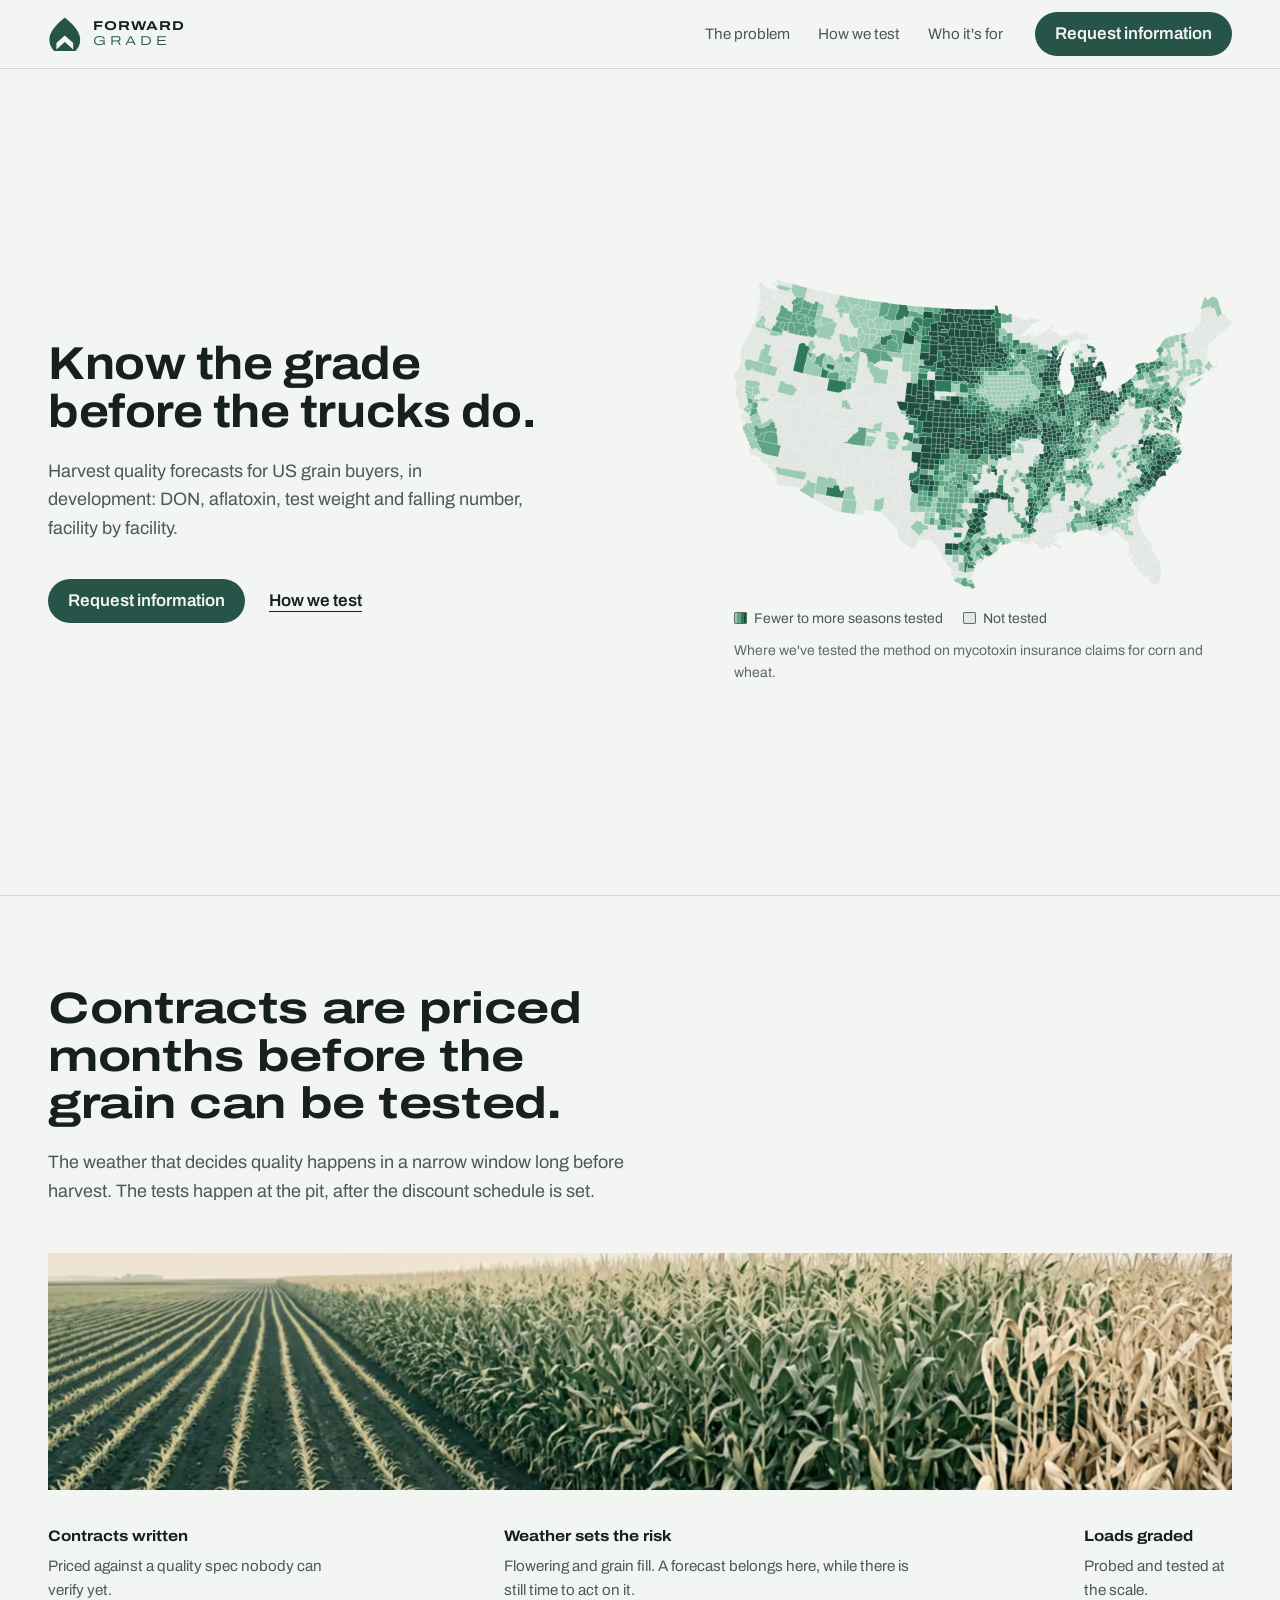
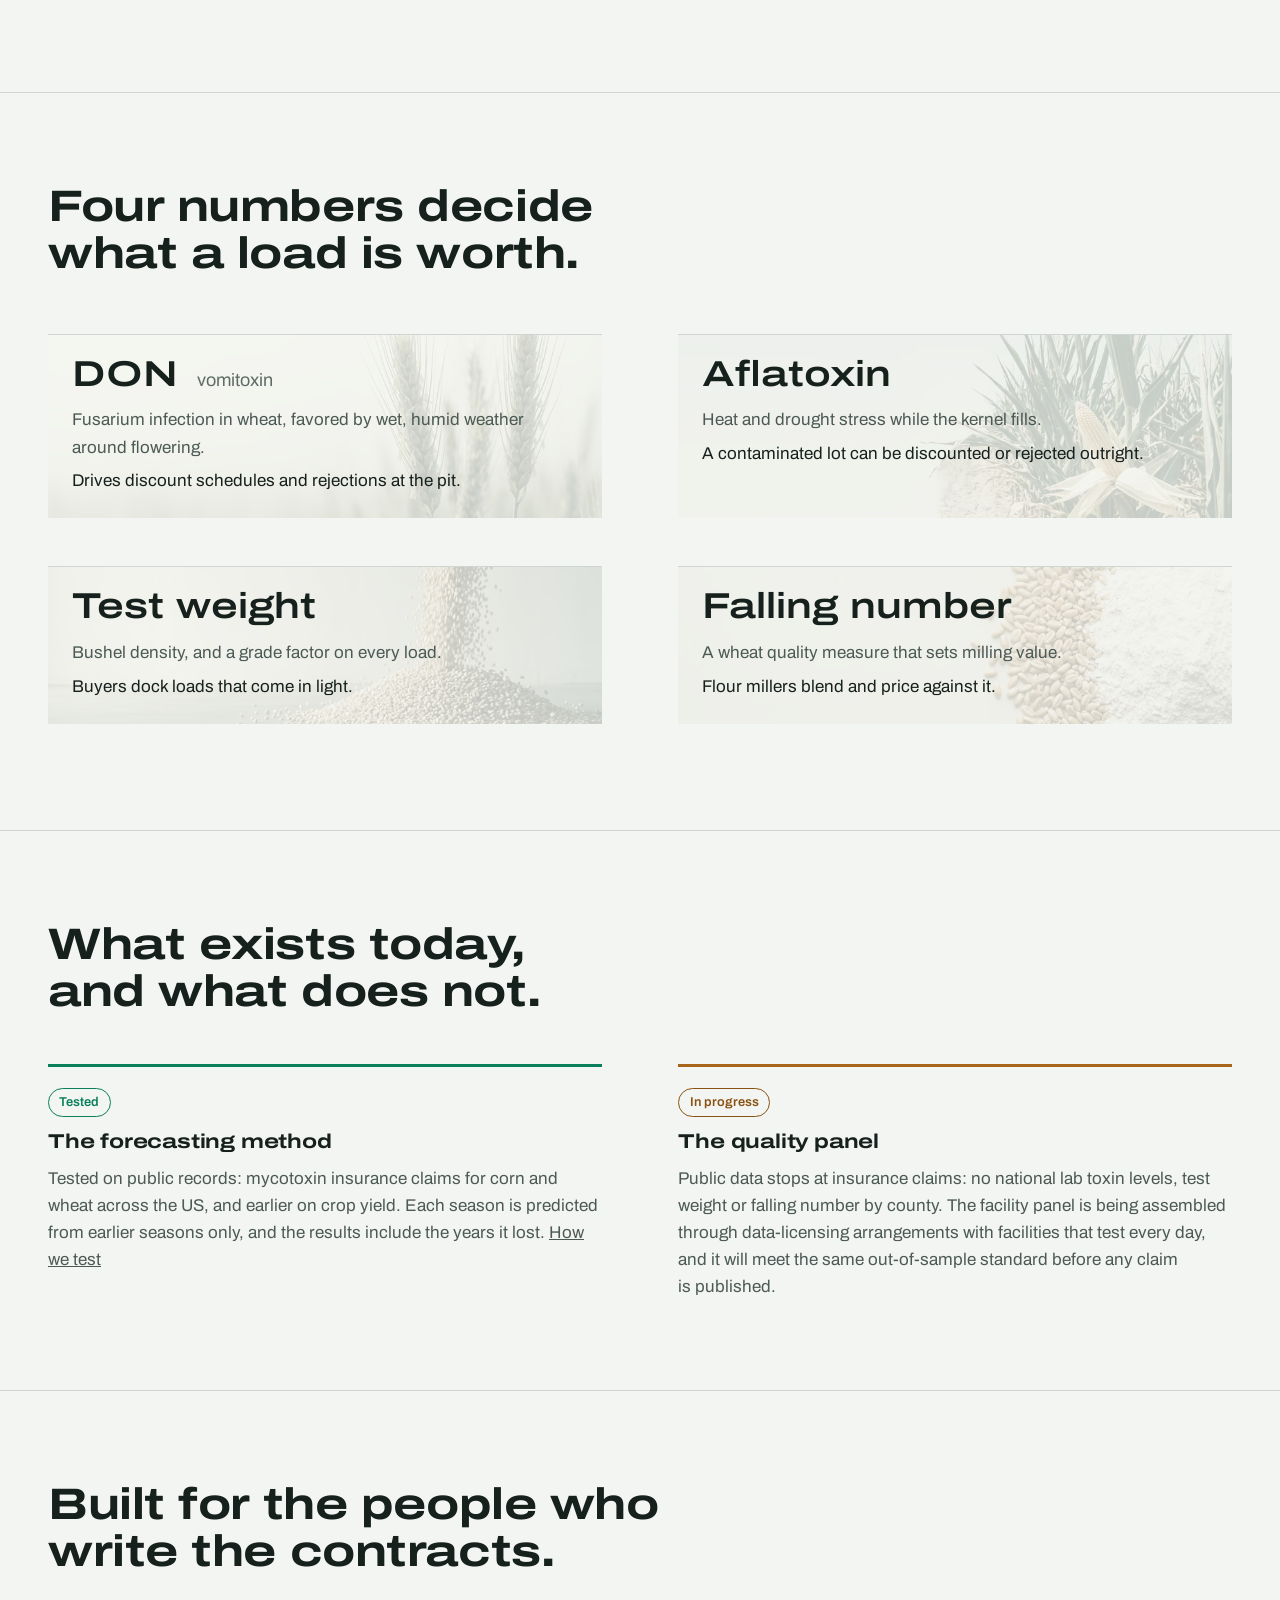
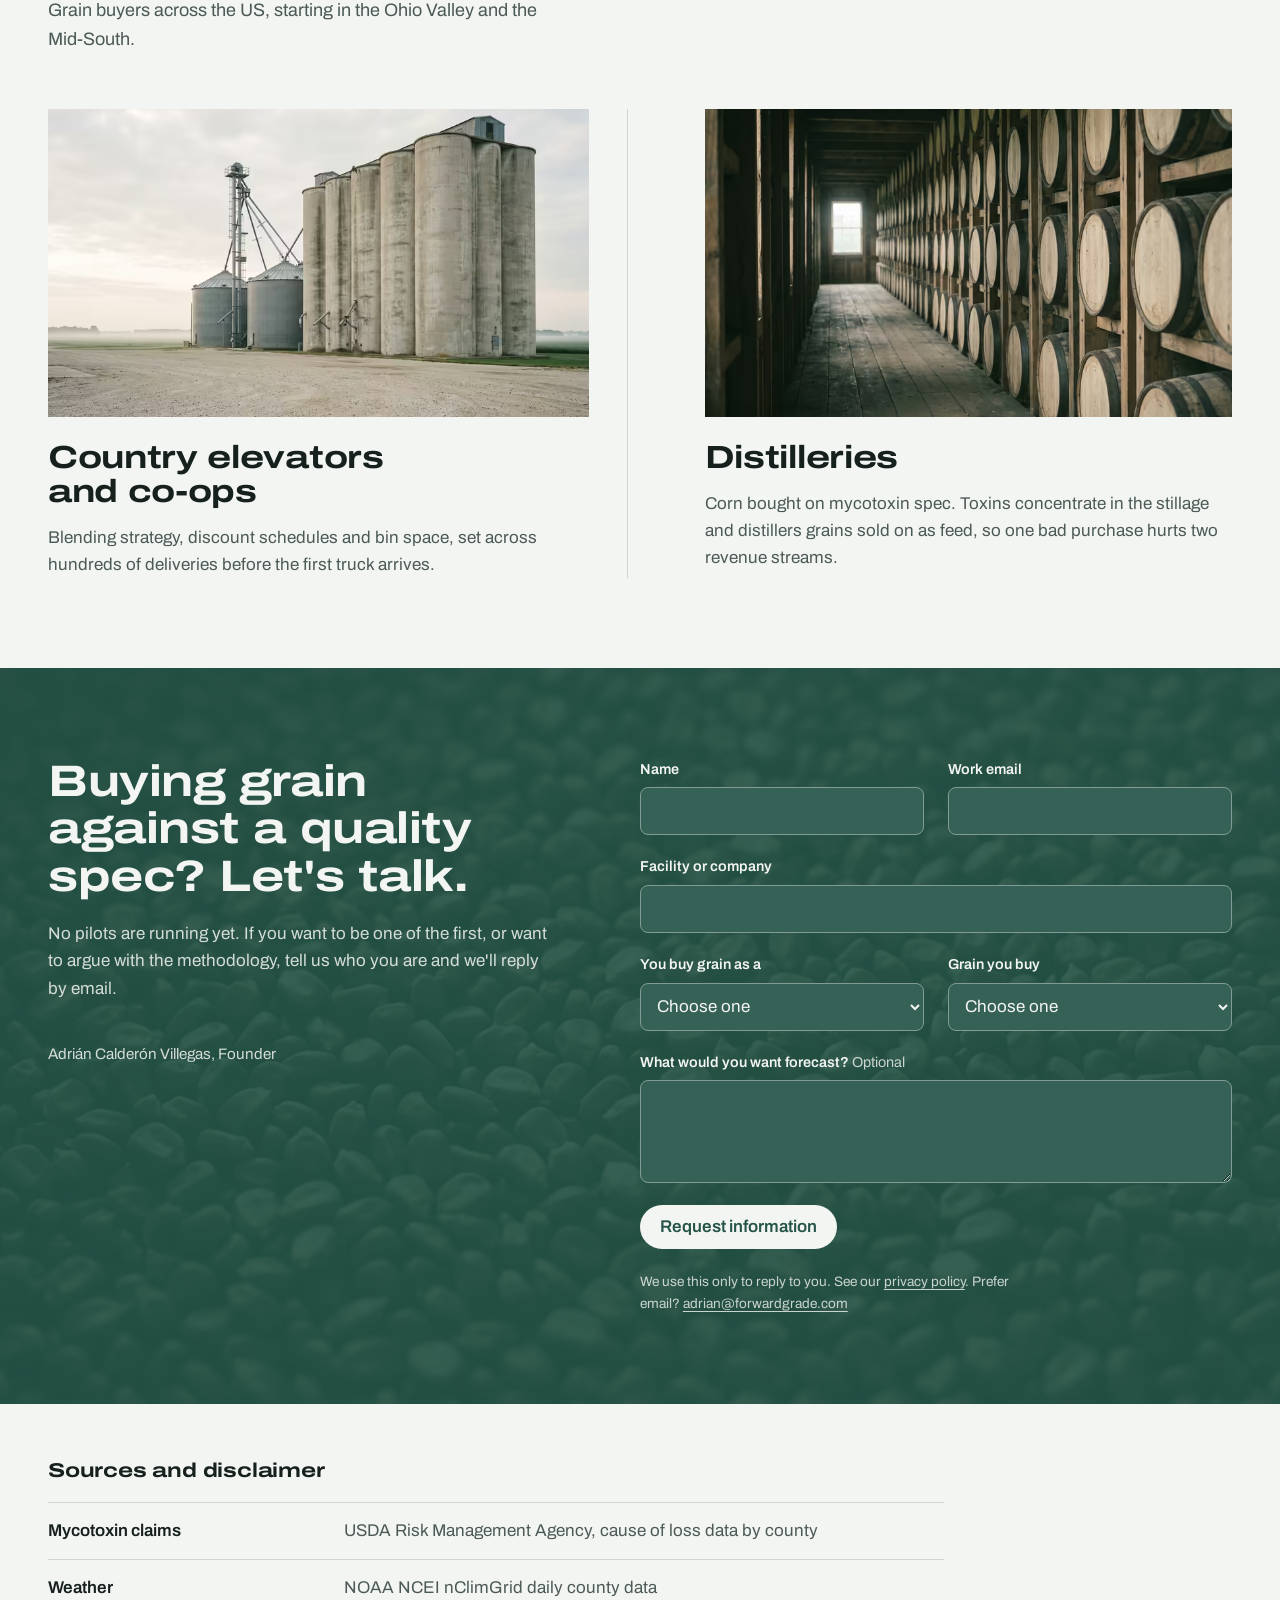
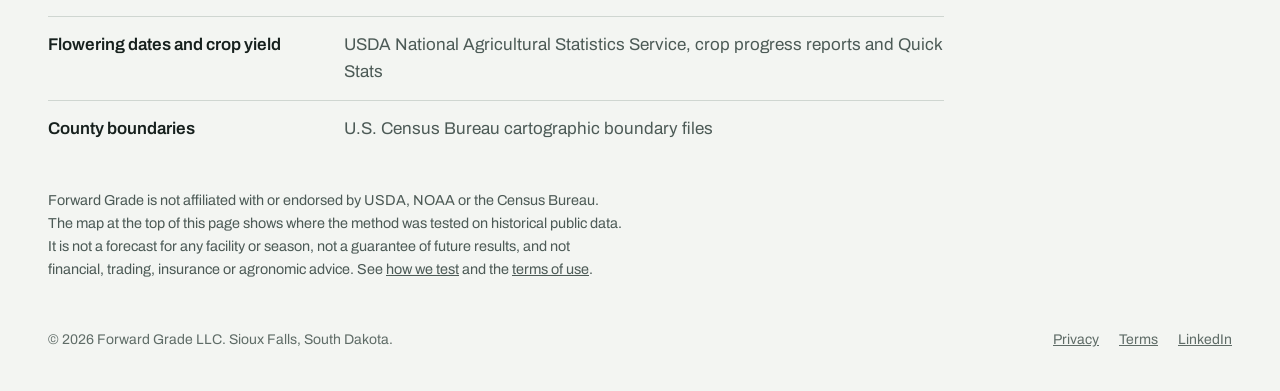
<file: index.html>
<!doctype html>
<html lang="en">
<head>
<meta charset="utf-8">
<meta name="viewport" content="width=device-width, initial-scale=1">
<title>Forward Grade | Building harvest quality forecasts for US grain buyers</title>
<meta name="description" content="Forward Grade is building harvest quality forecasts (DON, aflatoxin, test weight, falling number) for US elevators, co-ops and distilleries whose contracts are priced on them, starting in the Ohio Valley and the Mid-South.">
<meta property="og:title" content="Forward Grade">
<meta property="og:description" content="Forward Grade is building harvest quality forecasts for US grain buyers: DON, aflatoxin, test weight and falling number. A first public test on national mycotoxin insurance records is published.">
<meta property="og:image" content="https://forwardgrade.com/img/og.png">
<meta property="og:image:width" content="1200">
<meta property="og:image:height" content="630">
<meta property="og:image:alt" content="The Forward Grade logo beside a map of the lower 48 states with the tested counties shaded green, over a pale aerial view of farm fields.">
<meta name="twitter:card" content="summary_large_image">
<meta name="theme-color" content="#265448">
<link rel="icon" href="img/favicon.svg" type="image/svg+xml">
<link rel="preload" href="fonts/archivo.woff2" as="font" type="font/woff2" crossorigin>
<link rel="stylesheet" href="styles.css?v=4">
<style>@media (prefers-reduced-motion: no-preference) { @view-transition { navigation: auto; } }</style>
<noscript><style>.strip { display: none; } .strip + .season { margin-top: 3.5rem; }</style></noscript>
</head>
<body>

<header class="top">
  <div class="wrap">
    <a class="lockup" href="#top" aria-label="Forward Grade, home">
      <svg viewBox="96 70 320 336" aria-hidden="true"><path fill-rule="evenodd" d="M256 76 C 366 162 410 236 410 298 A 154 154 0 0 1 102 298 C 102 236 146 162 256 76 Z M172 330 L256 254 L340 330 L340 396 L256 320 L172 396 Z"/></svg>
      <span><b>FORWARD</b><i>GRADE</i></span>
    </a>
    <nav aria-label="Sections">
      <a href="#gap">The problem</a>
      <a href="method.html">How we test</a>
      <a href="#buyers">Who it's for</a>
    </nav>
    <a class="button" href="#contact">Request information</a>
  </div>
</header>

<main id="top">

<section class="hero">
  <div class="wrap">
    <div>
      <h1>Know the grade before the trucks do.</h1>
      <p class="lede">Harvest quality forecasts for US grain buyers, in development: DON, aflatoxin, test weight and falling number, facility by facility.</p>
      <div class="actions">
        <a class="button" href="#contact">Request information</a>
        <a class="quiet" href="method.html">How we test</a>
      </div>
    </div>
    <figure class="hero-map">
      <img src="img/us-tested.svg" width="960" height="607" fetchpriority="high" alt="Map of the lower 48 states with every county where the method was tested shaded green, darker where more seasons were tested. Tested counties cover the Corn Belt, the Plains, the Mid-South and the East.">
      <figcaption>
        <ul class="legend" aria-label="Map key"><li class="k-ramp">Fewer to more seasons tested</li><li class="k-none">Not tested</li></ul>
        Where we've tested the method on mycotoxin insurance claims for corn and wheat.
      </figcaption>
    </figure>
  </div>
</section>

<section id="gap">
  <div class="wrap">
    <h2>Contracts are priced months before the grain can be tested.</h2>
    <p class="lede">The weather that decides quality happens in a narrow window long before harvest. The tests happen at the pit, after the discount schedule is set.</p>
    <picture class="strip" data-defer>
      <source media="(prefers-color-scheme: dark)" type="image/avif" sizes="(min-width: 1312px) 1216px, 94vw" data-srcset="img/bg/season-dark-1280.avif 1280w, img/bg/season-dark-1920.avif 1920w">
      <source media="(prefers-color-scheme: dark)" type="image/webp" sizes="(min-width: 1312px) 1216px, 94vw" data-srcset="img/bg/season-dark-1280.webp 1280w, img/bg/season-dark-1920.webp 1920w">
      <source type="image/avif" sizes="(min-width: 1312px) 1216px, 94vw" data-srcset="img/bg/season-light-1280.avif 1280w, img/bg/season-light-1920.avif 1920w">
      <img src="[data-uri]" alt="" width="1280" height="256" loading="lazy" decoding="async" sizes="(min-width: 1312px) 1216px, 94vw" data-srcset="img/bg/season-light-1280.webp 1280w, img/bg/season-light-1920.webp 1920w">
    </picture>
    <ol class="season">
      <li class="spring"><b>Contracts written</b>Priced against a quality spec nobody can verify yet.</li>
      <li class="summer"><b>Weather sets the risk</b>Flowering and grain fill. A forecast belongs here, while there is still time to act on it.</li>
      <li class="fall"><b>Loads graded</b>Probed and tested at the scale.</li>
    </ol>
  </div>
</section>

<section id="measures">
  <div class="wrap">
    <h2>Four numbers decide what a load is worth.</h2>
    <dl class="measures">
      <div>
        <picture class="bg">
          <source media="(prefers-color-scheme: dark)" type="image/avif" sizes="(min-width: 1312px) 540px, (min-width: 901px) 42vw, 92vw" srcset="img/bg/measure-don-dark-800.avif 800w, img/bg/measure-don-dark-1200.avif 1200w">
          <source media="(prefers-color-scheme: dark)" type="image/webp" sizes="(min-width: 1312px) 540px, (min-width: 901px) 42vw, 92vw" srcset="img/bg/measure-don-dark-800.webp 800w, img/bg/measure-don-dark-1200.webp 1200w">
          <source type="image/avif" sizes="(min-width: 1312px) 540px, (min-width: 901px) 42vw, 92vw" srcset="img/bg/measure-don-light-800.avif 800w, img/bg/measure-don-light-1200.avif 1200w">
          <img src="img/bg/measure-don-light-800.webp" alt="" width="800" height="339" loading="lazy" decoding="async" sizes="(min-width: 1312px) 540px, (min-width: 901px) 42vw, 92vw" srcset="img/bg/measure-don-light-800.webp 800w, img/bg/measure-don-light-1200.webp 1200w">
        </picture>
        <dt>DON <small>vomitoxin</small></dt>
        <dd>Fusarium infection in wheat, favored by wet, humid weather around flowering.</dd>
        <dd>Drives discount schedules and rejections at the pit.</dd>
      </div>
      <div>
        <picture class="bg">
          <source media="(prefers-color-scheme: dark)" type="image/avif" sizes="(min-width: 1312px) 540px, (min-width: 901px) 42vw, 92vw" srcset="img/bg/measure-aflatoxin-dark-800.avif 800w, img/bg/measure-aflatoxin-dark-1200.avif 1200w">
          <source media="(prefers-color-scheme: dark)" type="image/webp" sizes="(min-width: 1312px) 540px, (min-width: 901px) 42vw, 92vw" srcset="img/bg/measure-aflatoxin-dark-800.webp 800w, img/bg/measure-aflatoxin-dark-1200.webp 1200w">
          <source type="image/avif" sizes="(min-width: 1312px) 540px, (min-width: 901px) 42vw, 92vw" srcset="img/bg/measure-aflatoxin-light-800.avif 800w, img/bg/measure-aflatoxin-light-1200.avif 1200w">
          <img src="img/bg/measure-aflatoxin-light-800.webp" alt="" width="800" height="339" loading="lazy" decoding="async" sizes="(min-width: 1312px) 540px, (min-width: 901px) 42vw, 92vw" srcset="img/bg/measure-aflatoxin-light-800.webp 800w, img/bg/measure-aflatoxin-light-1200.webp 1200w">
        </picture>
        <dt>Aflatoxin</dt>
        <dd>Heat and drought stress while the kernel fills.</dd>
        <dd>A contaminated lot can be discounted or rejected outright.</dd>
      </div>
      <div>
        <picture class="bg">
          <source media="(prefers-color-scheme: dark)" type="image/avif" sizes="(min-width: 1312px) 540px, (min-width: 901px) 42vw, 92vw" srcset="img/bg/measure-testweight-dark-800.avif 800w, img/bg/measure-testweight-dark-1200.avif 1200w">
          <source media="(prefers-color-scheme: dark)" type="image/webp" sizes="(min-width: 1312px) 540px, (min-width: 901px) 42vw, 92vw" srcset="img/bg/measure-testweight-dark-800.webp 800w, img/bg/measure-testweight-dark-1200.webp 1200w">
          <source type="image/avif" sizes="(min-width: 1312px) 540px, (min-width: 901px) 42vw, 92vw" srcset="img/bg/measure-testweight-light-800.avif 800w, img/bg/measure-testweight-light-1200.avif 1200w">
          <img src="img/bg/measure-testweight-light-800.webp" alt="" width="800" height="339" loading="lazy" decoding="async" sizes="(min-width: 1312px) 540px, (min-width: 901px) 42vw, 92vw" srcset="img/bg/measure-testweight-light-800.webp 800w, img/bg/measure-testweight-light-1200.webp 1200w">
        </picture>
        <dt>Test weight</dt>
        <dd>Bushel density, and a grade factor on every load.</dd>
        <dd>Buyers dock loads that come in light.</dd>
      </div>
      <div>
        <picture class="bg">
          <source media="(prefers-color-scheme: dark)" type="image/avif" sizes="(min-width: 1312px) 540px, (min-width: 901px) 42vw, 92vw" srcset="img/bg/measure-fallingnumber-dark-800.avif 800w, img/bg/measure-fallingnumber-dark-1200.avif 1200w">
          <source media="(prefers-color-scheme: dark)" type="image/webp" sizes="(min-width: 1312px) 540px, (min-width: 901px) 42vw, 92vw" srcset="img/bg/measure-fallingnumber-dark-800.webp 800w, img/bg/measure-fallingnumber-dark-1200.webp 1200w">
          <source type="image/avif" sizes="(min-width: 1312px) 540px, (min-width: 901px) 42vw, 92vw" srcset="img/bg/measure-fallingnumber-light-800.avif 800w, img/bg/measure-fallingnumber-light-1200.avif 1200w">
          <img src="img/bg/measure-fallingnumber-light-800.webp" alt="" width="800" height="339" loading="lazy" decoding="async" sizes="(min-width: 1312px) 540px, (min-width: 901px) 42vw, 92vw" srcset="img/bg/measure-fallingnumber-light-800.webp 800w, img/bg/measure-fallingnumber-light-1200.webp 1200w">
        </picture>
        <dt>Falling number</dt>
        <dd>A wheat quality measure that sets milling value.</dd>
        <dd>Flour millers blend and price against it.</dd>
      </div>
    </dl>
  </div>
</section>

<section id="status">
  <div class="wrap">
    <h2>What exists today, and what does not.</h2>
    <div class="status">
      <article>
        <span class="tag">Tested</span>
        <h3>The forecasting method</h3>
        <p>Tested on public records: mycotoxin insurance claims for corn and wheat across the US, and earlier on crop yield. Each season is predicted from earlier seasons only, and the results include the years it lost. <a href="method.html">How we test</a></p>
      </article>
      <article>
        <span class="tag caveat">In progress</span>
        <h3>The quality panel</h3>
        <p>Public data stops at insurance claims: no national lab toxin levels, test weight or falling number by county. The facility panel is being assembled through data-licensing arrangements with facilities that test every day, and it will meet the same out-of-sample standard before any claim is published.</p>
      </article>
    </div>
  </div>
</section>

<section id="buyers">
  <div class="wrap">
    <h2>Built for the people who write the contracts.</h2>
    <p class="lede">Grain buyers across the US, starting in the Ohio Valley and the Mid-South.</p>
    <div class="buyers">
      <article>
        <picture>
          <source media="(prefers-color-scheme: dark)" type="image/avif" sizes="(min-width: 1312px) 540px, (min-width: 901px) 42vw, 92vw" srcset="img/bg/buyer-elevator-dark-800.avif 800w, img/bg/buyer-elevator-dark-1200.avif 1200w">
          <source media="(prefers-color-scheme: dark)" type="image/webp" sizes="(min-width: 1312px) 540px, (min-width: 901px) 42vw, 92vw" srcset="img/bg/buyer-elevator-dark-800.webp 800w, img/bg/buyer-elevator-dark-1200.webp 1200w">
          <source type="image/avif" sizes="(min-width: 1312px) 540px, (min-width: 901px) 42vw, 92vw" srcset="img/bg/buyer-elevator-light-800.avif 800w, img/bg/buyer-elevator-light-1200.avif 1200w">
          <img src="img/bg/buyer-elevator-light-800.webp" alt="" width="800" height="537" loading="lazy" decoding="async" sizes="(min-width: 1312px) 540px, (min-width: 901px) 42vw, 92vw" srcset="img/bg/buyer-elevator-light-800.webp 800w, img/bg/buyer-elevator-light-1200.webp 1200w">
        </picture>
        <h3>Country elevators and co-ops</h3>
        <p>Blending strategy, discount schedules and bin space, set across hundreds of deliveries before the first truck arrives.</p>
      </article>
      <article>
        <picture>
          <source media="(prefers-color-scheme: dark)" type="image/avif" sizes="(min-width: 1312px) 540px, (min-width: 901px) 42vw, 92vw" srcset="img/bg/buyer-distillery-dark-800.avif 800w, img/bg/buyer-distillery-dark-1200.avif 1200w">
          <source media="(prefers-color-scheme: dark)" type="image/webp" sizes="(min-width: 1312px) 540px, (min-width: 901px) 42vw, 92vw" srcset="img/bg/buyer-distillery-dark-800.webp 800w, img/bg/buyer-distillery-dark-1200.webp 1200w">
          <source type="image/avif" sizes="(min-width: 1312px) 540px, (min-width: 901px) 42vw, 92vw" srcset="img/bg/buyer-distillery-light-800.avif 800w, img/bg/buyer-distillery-light-1200.avif 1200w">
          <img src="img/bg/buyer-distillery-light-800.webp" alt="" width="800" height="537" loading="lazy" decoding="async" sizes="(min-width: 1312px) 540px, (min-width: 901px) 42vw, 92vw" srcset="img/bg/buyer-distillery-light-800.webp 800w, img/bg/buyer-distillery-light-1200.webp 1200w">
        </picture>
        <h3>Distilleries</h3>
        <p>Corn bought on mycotoxin spec. Toxins concentrate in the stillage and distillers grains sold on as feed, so one bad purchase hurts two revenue streams.</p>
      </article>
    </div>
  </div>
</section>

<section class="contact" id="contact">
  <picture class="bg">
    <source media="(prefers-color-scheme: dark)" type="image/avif" sizes="100vw" srcset="img/bg/contact-dark-1280.avif 1280w, img/bg/contact-dark-1920.avif 1920w, img/bg/contact-dark-2560.avif 2560w">
    <source media="(prefers-color-scheme: dark)" type="image/webp" sizes="100vw" srcset="img/bg/contact-dark-1280.webp 1280w, img/bg/contact-dark-1920.webp 1920w, img/bg/contact-dark-2560.webp 2560w">
    <source type="image/avif" sizes="100vw" srcset="img/bg/contact-light-1280.avif 1280w, img/bg/contact-light-1920.avif 1920w, img/bg/contact-light-2560.avif 2560w">
    <img src="img/bg/contact-light-1920.webp" alt="" width="1920" height="815" loading="lazy" decoding="async" sizes="100vw" srcset="img/bg/contact-light-1280.webp 1280w, img/bg/contact-light-1920.webp 1920w, img/bg/contact-light-2560.webp 2560w">
  </picture>
  <div class="wrap">
    <div>
      <h2>Buying grain against a quality spec? Let's talk.</h2>
      <p>No pilots are running yet. If you want to be one of the first, or want to argue with the methodology, tell us who you are and we'll reply by email.</p>
      <p class="sign">Adrián Calderón Villegas, Founder</p>
    </div>
    <form class="pilot" action="https://formspree.io/f/xoevwzev" method="post" novalidate>
      <input type="hidden" name="_subject" value="Forward Grade information request">
      <div class="field">
        <label for="f-name">Name</label>
        <input id="f-name" name="name" autocomplete="name" required maxlength="120" aria-describedby="e-name">
        <p class="err" id="e-name"></p>
      </div>
      <div class="field">
        <label for="f-email">Work email</label>
        <input id="f-email" name="email" type="email" autocomplete="email" required maxlength="254" aria-describedby="e-email">
        <p class="err" id="e-email"></p>
      </div>
      <div class="field wide">
        <label for="f-organization">Facility or company</label>
        <input id="f-organization" name="organization" autocomplete="organization" required maxlength="160" aria-describedby="e-organization">
        <p class="err" id="e-organization"></p>
      </div>
      <div class="field">
        <label for="f-segment">You buy grain as a</label>
        <select id="f-segment" name="segment" required aria-describedby="e-segment">
          <option value="">Choose one</option>
          <option>Country elevator or co-op</option>
          <option>Distillery</option>
          <option>Feed mill</option>
          <option>Ethanol plant</option>
          <option>Flour mill</option>
          <option>Other</option>
        </select>
        <p class="err" id="e-segment"></p>
      </div>
      <div class="field">
        <label for="f-commodity">Grain you buy</label>
        <select id="f-commodity" name="commodity" required aria-describedby="e-commodity">
          <option value="">Choose one</option>
          <option>Corn</option>
          <option>Soybeans</option>
          <option>Wheat</option>
          <option>Corn and wheat</option>
          <option>Other grain</option>
        </select>
        <p class="err" id="e-commodity"></p>
      </div>
      <div class="field wide">
        <label for="f-message">What would you want forecast? <span>Optional</span></label>
        <textarea id="f-message" name="message" rows="3" maxlength="2000"></textarea>
        <p class="err" id="e-message"></p>
      </div>
      <div class="hp" aria-hidden="true"><label for="f-gotcha">Leave this empty</label><input id="f-gotcha" name="_gotcha" tabindex="-1" autocomplete="off"></div>
      <div class="wide submit">
        <button class="button" type="submit">Request information</button>
        <p class="status" role="status"></p>
      </div>
      <p class="wide privacy">We use this only to reply to you. See our <a href="privacy.html">privacy policy</a>. Prefer email? <a href="mailto:adrian@forwardgrade.com">adrian@forwardgrade.com</a></p>
    </form>
  </div>
</section>

<section class="fineprint" id="sources">
  <div class="wrap">
    <h2>Sources and disclaimer</h2>
    <dl class="sources">
      <div><dt>Mycotoxin claims</dt><dd>USDA Risk Management Agency, cause of loss data by county</dd></div>
      <div><dt>Weather</dt><dd>NOAA NCEI nClimGrid daily county data</dd></div>
      <div><dt>Flowering dates and crop yield</dt><dd>USDA National Agricultural Statistics Service, crop progress reports and Quick Stats</dd></div>
      <div><dt>County boundaries</dt><dd>U.S. Census Bureau cartographic boundary files</dd></div>
    </dl>
    <p class="fine">Forward Grade is not affiliated with or endorsed by USDA, NOAA or the Census Bureau. The map at the top of this page shows where the method was tested on historical public data. It is not a forecast for any facility or season, not a guarantee of future results, and not financial, trading, insurance or agronomic advice. See <a href="method.html">how we test</a> and the <a href="terms.html">terms of use</a>.</p>
  </div>
</section>
<script>
// The season photo sits within the browser's own lazy-load distance of the first screen, so the browser would
// fetch it with the page. Its files wait in data-srcset until it is 200px from the viewport (no JS: no photo).
for (const pic of document.querySelectorAll("picture[data-defer]")) {
  new IntersectionObserver(([entry], io) => {
    if (!entry.isIntersecting) return;
    pic.querySelectorAll("[data-srcset]").forEach((el) => (el.srcset = el.dataset.srcset));
    io.disconnect();
  }, { rootMargin: "200px" }).observe(pic);
}

// Progressive enhancement: without JS the form still posts to Formspree, which shows its own thank-you page.
const form = document.querySelector(".pilot"), status = form.querySelector(".status"), button = form.querySelector("button");
const messages = {
  name: "Enter your name.",
  email: "Enter an email address like name@company.com.",
  organization: "Enter the facility or company you buy for.",
  segment: "Choose the kind of buyer you are.",
  commodity: "Choose the grain you buy.",
};
// Feedback text arrives with the site's enter timing (motion tokens in styles.css); none under reduced motion.
// The final state is the element's own style, so an interrupted or skipped animation still leaves the text visible.
const motionOK = matchMedia("(prefers-reduced-motion: no-preference)");
const token = (name) => getComputedStyle(document.documentElement).getPropertyValue(name).trim();
function appear(el, i = 0) {
  if (!motionOK.matches) return;
  el.animate({ opacity: [0, 1], transform: ["translateY(0.25rem)", "none"] }, {
    duration: parseFloat(token("--dur-enter")), delay: i * parseFloat(token("--stagger")), easing: token("--ease-out"), fill: "backwards" });
}
function say(msg) {
  status.textContent = msg;
  appear(status);
}
function showErrors(errors) {
  Object.entries(errors).forEach(([k, msg], i) => {
    const err = document.getElementById("e-" + k);
    err.textContent = msg;
    document.getElementById("f-" + k).setAttribute("aria-invalid", "true");
    appear(err, i);
  });
  say("Check the highlighted fields.");
  form.querySelector("[aria-invalid]").focus();
}
// At most 5 sends per 15 minutes from this browser. This stops repeat clicks, not bots: they post to Formspree
// directly, where the _gotcha honeypot and Formspree's spam filter catch them. Times stay on the device (privacy.html).
const LIMIT = 5, WINDOW = 15 * 60 * 1000;
function recentSends(now) {
  try { return JSON.parse(localStorage.getItem("fg-sends") || "[]").filter((t) => now - t < WINDOW); } catch { return []; }
}
form.addEventListener("submit", async (e) => {
  e.preventDefault();
  form.querySelectorAll(".err").forEach((p) => (p.textContent = ""));
  form.querySelectorAll("[aria-invalid]").forEach((el) => el.removeAttribute("aria-invalid"));
  // Formspree only checks the email format, so required fields are checked here with the browser's own rules.
  const errors = {};
  for (const k in messages) if (!form.elements[k].checkValidity() || !form.elements[k].value.trim()) errors[k] = messages[k];
  if (Object.keys(errors).length) return showErrors(errors);
  const now = Date.now(), sends = recentSends(now);
  if (sends.length >= LIMIT) {
    const wait = Math.ceil((sends[0] + WINDOW - now) / 60000);
    return say(`You've sent ${LIMIT} requests in the last 15 minutes. Try again in ${wait} minute${wait === 1 ? "" : "s"}, or email adrian@forwardgrade.com.`);
  }
  try { localStorage.setItem("fg-sends", JSON.stringify([...sends, now])); } catch {}
  button.disabled = true;
  say("Sending your request...");
  try {
    const res = await fetch(form.action, { method: "POST", body: new FormData(form), headers: { Accept: "application/json" } });
    if (res.ok) {
      form.reset();
      say("Request sent. We'll reply by email.");
    } else {
      const body = await res.json().catch(() => ({}));
      const fieldErrors = Object.fromEntries((body.errors || []).filter((x) => messages[x.field]).map((x) => [x.field, messages[x.field]]));
      if (Object.keys(fieldErrors).length) showErrors(fieldErrors);
      else say("Couldn't send right now. Try again, or email adrian@forwardgrade.com.");
    }
  } catch {
    say("Couldn't send. Check your connection and try again, or email adrian@forwardgrade.com.");
  }
  button.disabled = false;
});
</script>

</main>

<footer>
  <div class="wrap">
    <span>&copy; 2026 Forward Grade LLC. Sioux Falls, South Dakota.</span>
    <nav aria-label="Legal"><a href="privacy.html">Privacy</a><a href="terms.html">Terms</a><a href="https://www.linkedin.com/company/forwardgrade">LinkedIn</a></nav>
  </div>
</footer>

</body>
</html>
</file>
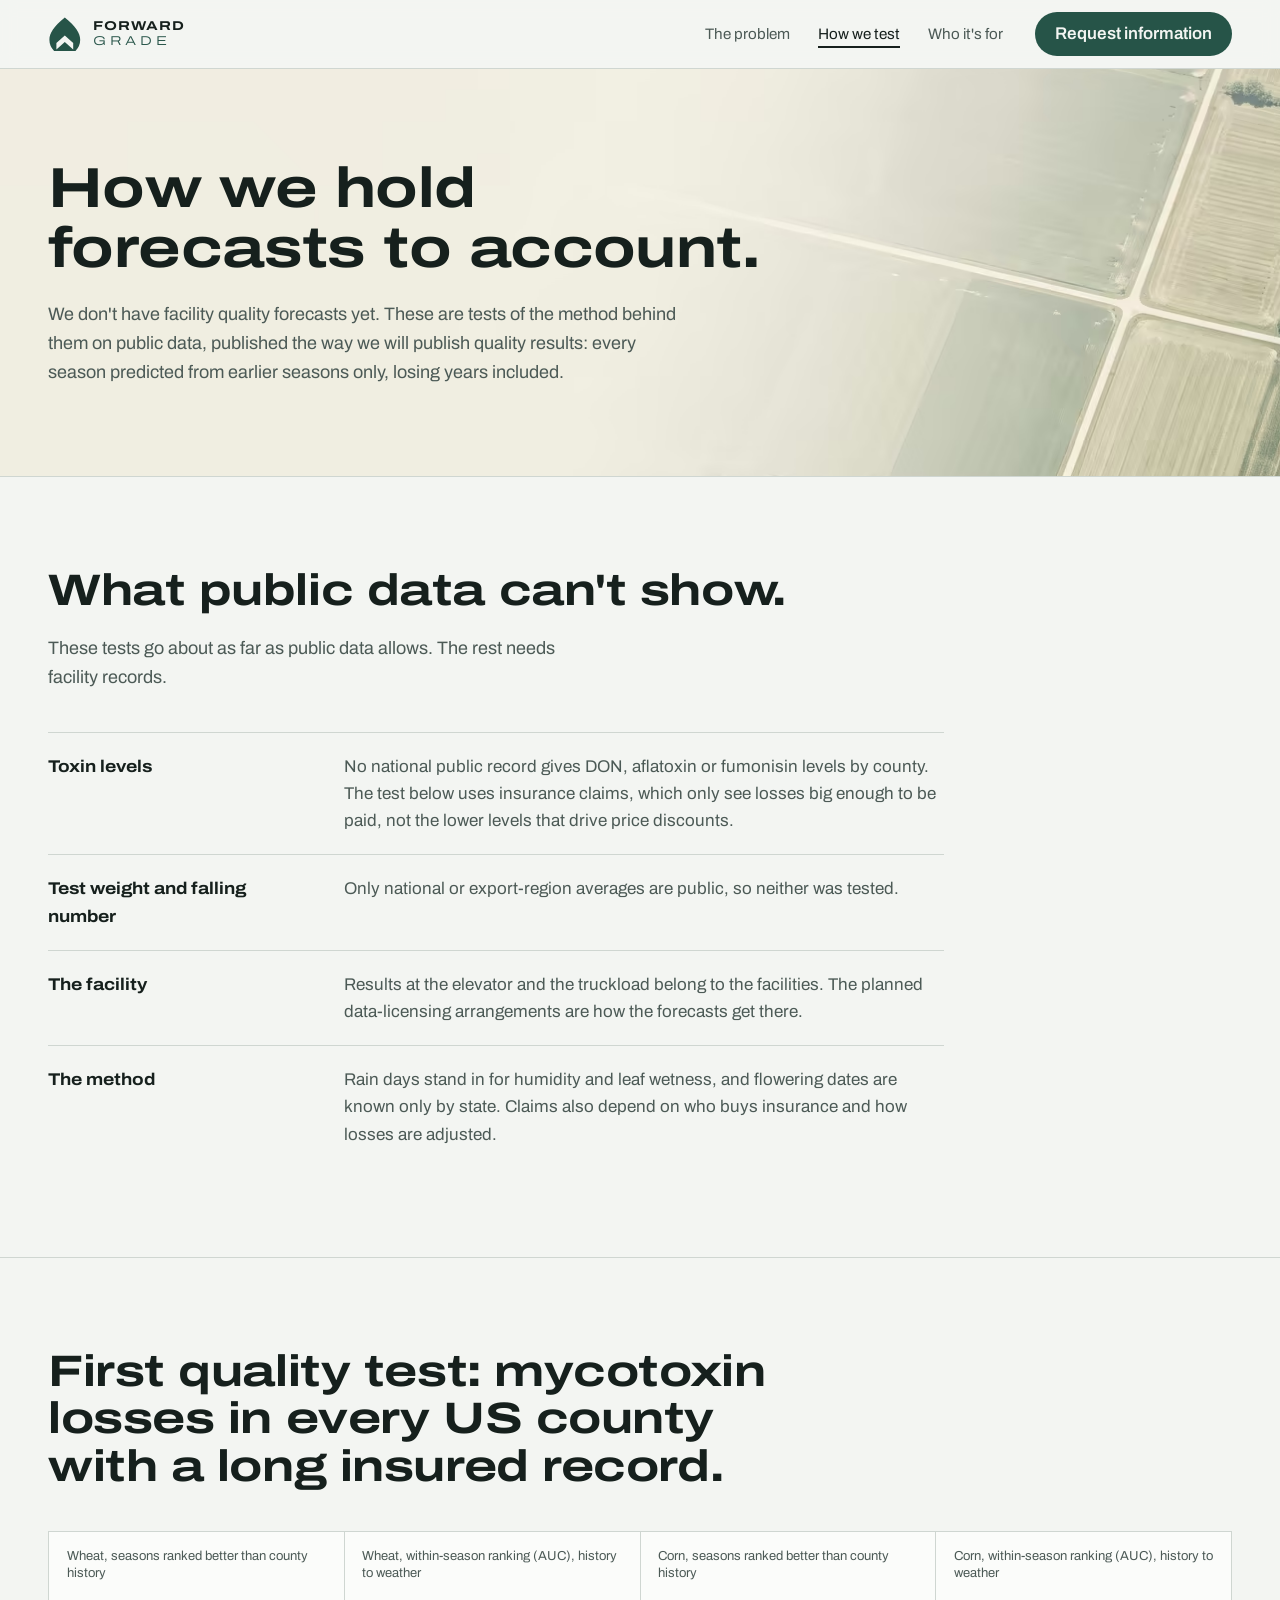
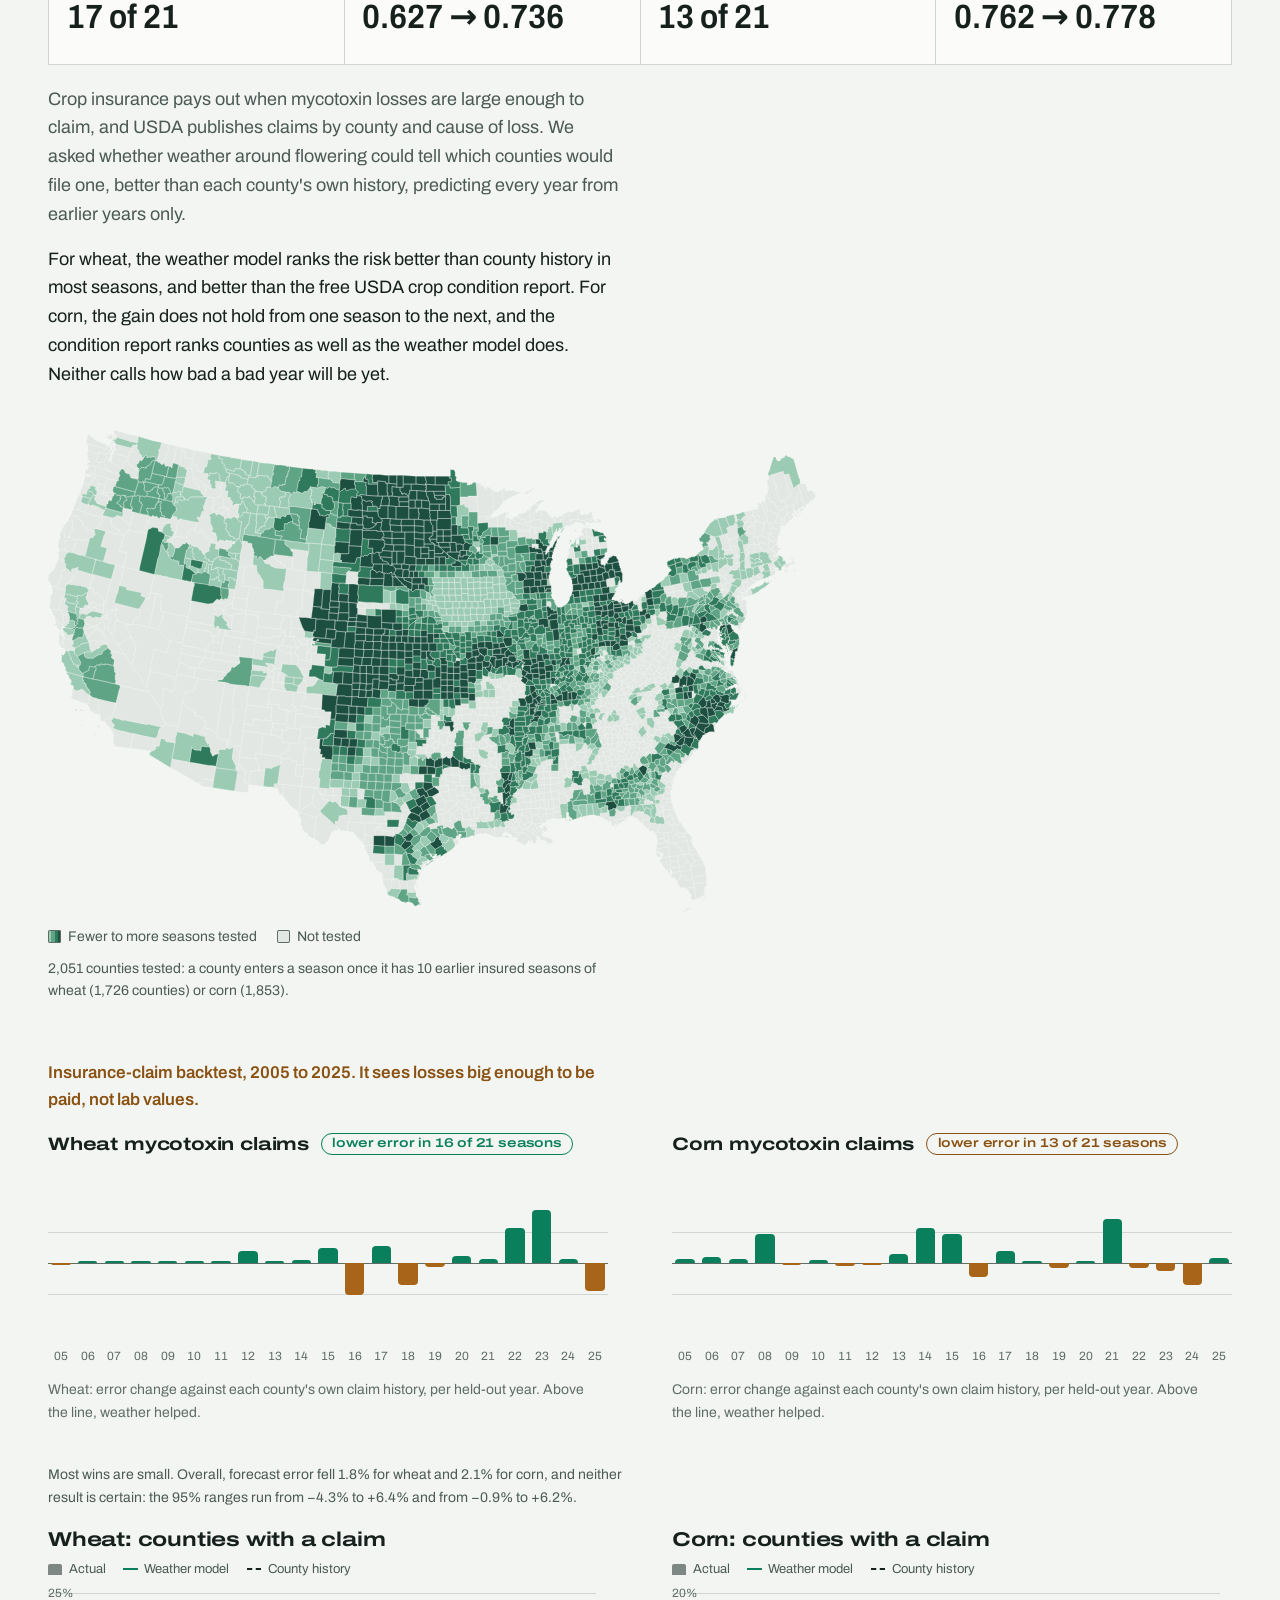
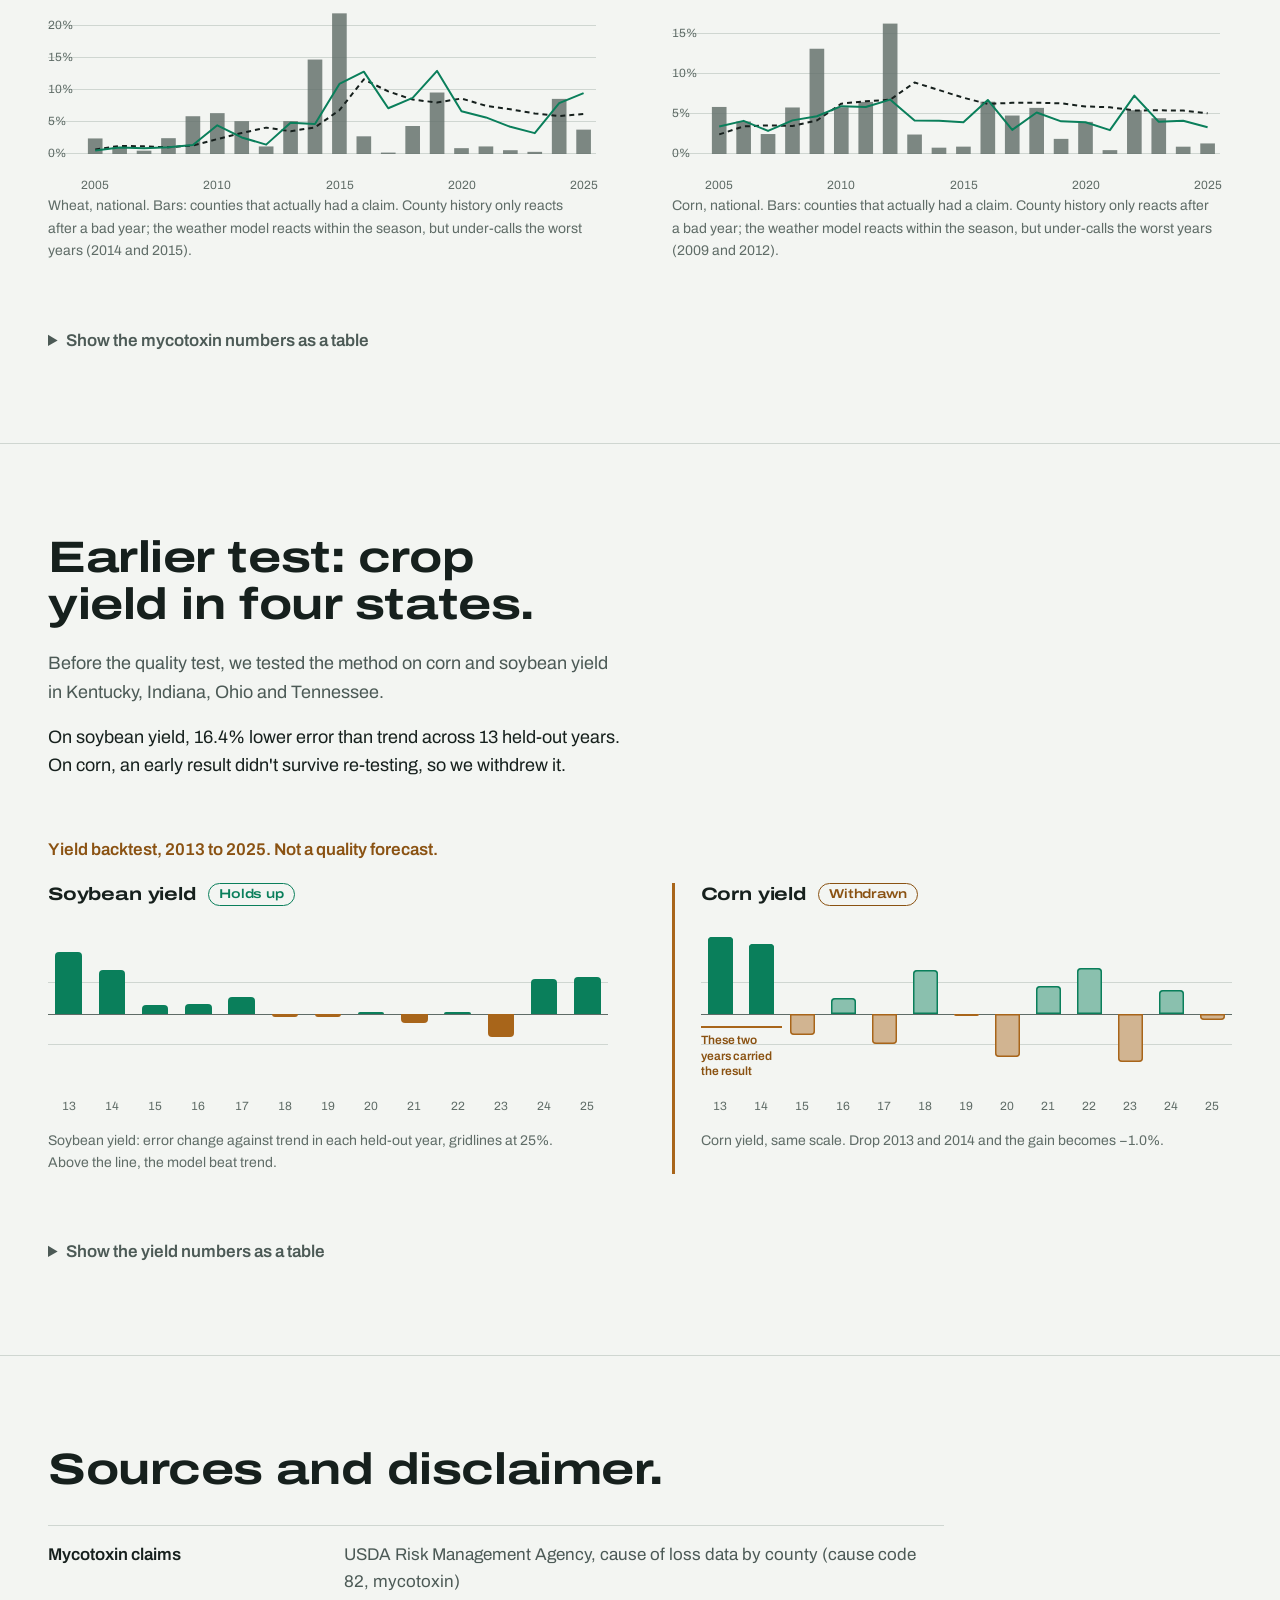
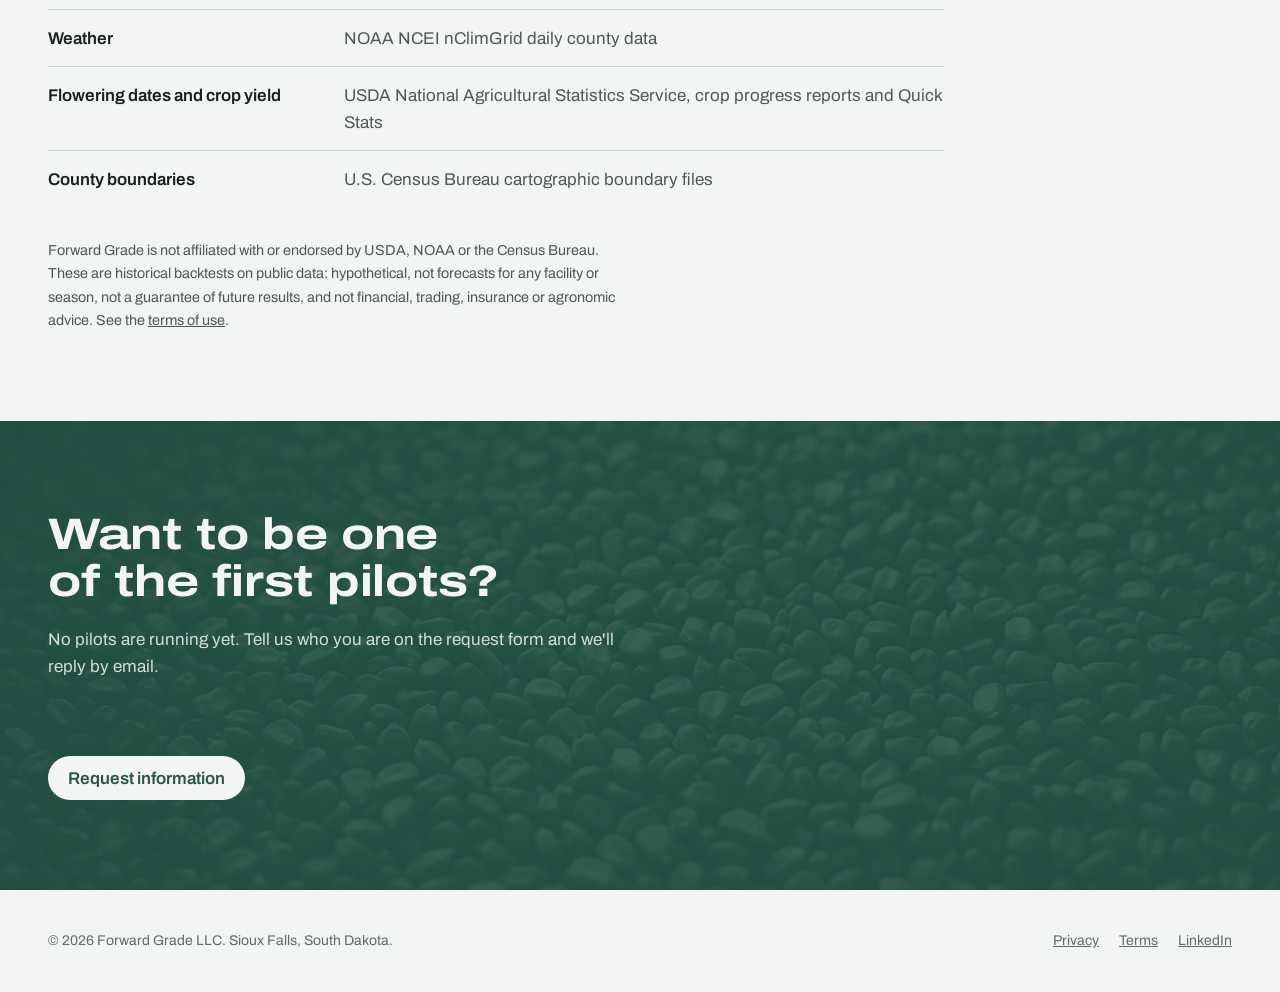
<file: method.html>
<!doctype html>
<html lang="en">
<head>
<meta charset="utf-8">
<meta name="viewport" content="width=device-width, initial-scale=1">
<title>How we test | Forward Grade</title>
<meta name="description" content="The public-data tests behind Forward Grade: mycotoxin insurance claims in every US county with a long insured record, and an earlier crop-yield test. Every season predicted from earlier seasons only, losing years included.">
<meta property="og:title" content="How we test | Forward Grade">
<meta property="og:description" content="Public-data tests of the method behind Forward Grade, published with the years it lost.">
<meta property="og:image" content="https://forwardgrade.com/img/og.png">
<meta property="og:image:width" content="1200">
<meta property="og:image:height" content="630">
<meta property="og:image:alt" content="The Forward Grade logo beside a map of the lower 48 states with the tested counties shaded green, over a pale aerial view of farm fields.">
<meta name="twitter:card" content="summary_large_image">
<meta name="theme-color" content="#265448">
<link rel="icon" href="img/favicon.svg" type="image/svg+xml">
<link rel="preload" href="fonts/archivo.woff2" as="font" type="font/woff2" crossorigin>
<link rel="stylesheet" href="styles.css?v=4">
<style>@media (prefers-reduced-motion: no-preference) { @view-transition { navigation: auto; } }</style>
</head>
<body>

<header class="top">
  <div class="wrap">
    <a class="lockup" href="index.html" aria-label="Forward Grade, home">
      <svg viewBox="96 70 320 336" aria-hidden="true"><path fill-rule="evenodd" d="M256 76 C 366 162 410 236 410 298 A 154 154 0 0 1 102 298 C 102 236 146 162 256 76 Z M172 330 L256 254 L340 330 L340 396 L256 320 L172 396 Z"/></svg>
      <span><b>FORWARD</b><i>GRADE</i></span>
    </a>
    <nav aria-label="Sections">
      <a href="index.html#gap">The problem</a>
      <a href="method.html" aria-current="page">How we test</a>
      <a href="index.html#buyers">Who it's for</a>
    </nav>
    <a class="button" href="index.html#contact">Request information</a>
  </div>
</header>

<main id="top">

<section class="page-intro">
  <div class="wrap">
    <h1>How we hold forecasts to account.</h1>
    <p class="lede">We don't have facility quality forecasts yet. These are tests of the method behind them on public data, published the way we will publish quality results: every season predicted from earlier seasons only, losing years included.</p>
  </div>
  <picture class="bg">
    <source media="(prefers-color-scheme: dark)" type="image/avif" sizes="(min-width: 1200px) 145vw, 100vw" srcset="img/bg/method-intro-dark-1280.avif 1280w, img/bg/method-intro-dark-1920.avif 1920w, img/bg/method-intro-dark-2560.avif 2560w">
    <source media="(prefers-color-scheme: dark)" type="image/webp" sizes="(min-width: 1200px) 145vw, 100vw" srcset="img/bg/method-intro-dark-1280.webp 1280w, img/bg/method-intro-dark-1920.webp 1920w, img/bg/method-intro-dark-2560.webp 2560w">
    <source type="image/avif" sizes="(min-width: 1200px) 145vw, 100vw" srcset="img/bg/method-intro-light-1280.avif 1280w, img/bg/method-intro-light-1920.avif 1920w, img/bg/method-intro-light-2560.avif 2560w">
    <img src="img/bg/method-intro-light-1920.webp" alt="" width="1920" height="815" loading="eager" decoding="async" sizes="(min-width: 1200px) 145vw, 100vw" srcset="img/bg/method-intro-light-1280.webp 1280w, img/bg/method-intro-light-1920.webp 1920w, img/bg/method-intro-light-2560.webp 2560w">
  </picture>
</section>

<section id="limits">
  <div class="wrap">
    <h2>What public data can't show.</h2>
    <p class="lede">These tests go about as far as public data allows. The rest needs facility records.</p>
    <dl class="limits">
      <div>
        <dt>Toxin levels</dt>
        <dd>No national public record gives DON, aflatoxin or fumonisin levels by county. The test below uses insurance claims, which only see losses big enough to be paid, not the lower levels that drive price discounts.</dd>
      </div>
      <div>
        <dt>Test weight and falling number</dt>
        <dd>Only national or export-region averages are public, so neither was tested.</dd>
      </div>
      <div>
        <dt>The facility</dt>
        <dd>Results at the elevator and the truckload belong to the facilities. The planned data-licensing arrangements are how the forecasts get there.</dd>
      </div>
      <div>
        <dt>The method</dt>
        <dd>Rain days stand in for humidity and leaf wetness, and flowering dates are known only by state. Claims also depend on who buys insurance and how losses are adjusted.</dd>
      </div>
    </dl>
  </div>
</section>

<section id="quality-test" class="method quality">
  <div class="wrap">
    <h2>First quality test: mycotoxin losses in every US county with a long insured record.</h2>
    <dl class="q-stats">
      <div><dt>Wheat, seasons ranked better than county history</dt><dd>17 of 21</dd></div>
      <div><dt>Wheat, within-season ranking (AUC), history to weather</dt><dd>0.627 <span role="img" aria-label="to">&rarr;</span> 0.736</dd></div>
      <div><dt>Corn, seasons ranked better than county history</dt><dd>13 of 21</dd></div>
      <div><dt>Corn, within-season ranking (AUC), history to weather</dt><dd>0.762 <span role="img" aria-label="to">&rarr;</span> 0.778</dd></div>
    </dl>
    <p class="lede">Crop insurance pays out when mycotoxin losses are large enough to claim, and USDA publishes claims by county and cause of loss. We asked whether weather around flowering could tell which counties would file one, better than each county's own history, predicting every year from earlier years only.</p>
    <p class="lede">For wheat, the weather model ranks the risk better than county history in most seasons, and better than the free USDA crop condition report. For corn, the gain does not hold from one season to the next, and the condition report ranks counties as well as the weather model does. Neither calls how bad a bad year will be yet.</p>


    <figure class="q-map">
      <img src="img/us-tested.svg" width="960" height="607" loading="lazy" alt="Map of the lower 48 states. 2,051 counties with a long insured record for corn or wheat are shaded, darker where more seasons were tested; they cover the Corn Belt, the Plains, the Mid-South and the East.">
      <figcaption>
        <ul class="legend" aria-label="Map key"><li class="k-ramp">Fewer to more seasons tested</li><li class="k-none">Not tested</li></ul>
        2,051 counties tested: a county enters a season once it has 10 earlier insured seasons of wheat (1,726 counties) or corn (1,853).
      </figcaption>
    </figure>

    <p class="not-quality">Insurance-claim backtest, 2005 to 2025. It sees losses big enough to be paid, not lab values.</p>
    <div class="charts">
      <figure class="crop">
        <h3>Wheat mycotoxin claims <span class="tag">lower error in 16 of 21 seasons</span></h3>
        <ol class="bars y21" aria-label="Wheat mycotoxin claims: change in forecast error against county history, by year">
          <li class="down" style="--h:0.8" data-v="−0.8%" aria-label="2005: 0.8% higher error than county history"><span>05</span></li>
          <li class="up" style="--h:0.0" data-v="+0.0%" aria-label="2006: 0.0% lower error than county history"><span>06</span></li>
          <li class="up" style="--h:1.4" data-v="+1.4%" aria-label="2007: 1.4% lower error than county history"><span>07</span></li>
          <li class="up" style="--h:1.8" data-v="+1.8%" aria-label="2008: 1.8% lower error than county history"><span>08</span></li>
          <li class="up" style="--h:0.8" data-v="+0.8%" aria-label="2009: 0.8% lower error than county history"><span>09</span></li>
          <li class="up" style="--h:0.4" data-v="+0.4%" aria-label="2010: 0.4% lower error than county history"><span>10</span></li>
          <li class="up" style="--h:1.0" data-v="+1.0%" aria-label="2011: 1.0% lower error than county history"><span>11</span></li>
          <li class="up" style="--h:10.2" data-v="+10.2%" aria-label="2012: 10.2% lower error than county history"><span>12</span></li>
          <li class="up" style="--h:0.7" data-v="+0.7%" aria-label="2013: 0.7% lower error than county history"><span>13</span></li>
          <li class="up" style="--h:3.0" data-v="+3.0%" aria-label="2014: 3.0% lower error than county history"><span>14</span></li>
          <li class="up" style="--h:12.1" data-v="+12.1%" aria-label="2015: 12.1% lower error than county history"><span>15</span></li>
          <li class="down" style="--h:25.3" data-v="−25.3%" aria-label="2016: 25.3% higher error than county history"><span>16</span></li>
          <li class="up" style="--h:14.0" data-v="+14.0%" aria-label="2017: 14.0% lower error than county history"><span>17</span></li>
          <li class="down" style="--h:17.2" data-v="−17.2%" aria-label="2018: 17.2% higher error than county history"><span>18</span></li>
          <li class="down" style="--h:2.7" data-v="−2.7%" aria-label="2019: 2.7% higher error than county history"><span>19</span></li>
          <li class="up" style="--h:5.6" data-v="+5.6%" aria-label="2020: 5.6% lower error than county history"><span>20</span></li>
          <li class="up" style="--h:3.6" data-v="+3.6%" aria-label="2021: 3.6% lower error than county history"><span>21</span></li>
          <li class="up" style="--h:28.1" data-v="+28.1%" aria-label="2022: 28.1% lower error than county history"><span>22</span></li>
          <li class="up" style="--h:42.9" data-v="+42.9%" aria-label="2023: 42.9% lower error than county history"><span>23</span></li>
          <li class="up" style="--h:3.3" data-v="+3.3%" aria-label="2024: 3.3% lower error than county history"><span>24</span></li>
          <li class="down" style="--h:22.1" data-v="−22.1%" aria-label="2025: 22.1% higher error than county history"><span>25</span></li>
        </ol>
        <figcaption>Wheat: error change against each county's own claim history, per held-out year. Above the line, weather helped.</figcaption>
      </figure>
      <figure class="crop">
        <h3>Corn mycotoxin claims <span class="tag caveat">lower error in 13 of 21 seasons</span></h3>
        <ol class="bars y21" aria-label="Corn mycotoxin claims: change in forecast error against county history, by year">
          <li class="up" style="--h:3.4" data-v="+3.4%" aria-label="2005: 3.4% lower error than county history"><span>05</span></li>
          <li class="up" style="--h:5.5" data-v="+5.5%" aria-label="2006: 5.5% lower error than county history"><span>06</span></li>
          <li class="up" style="--h:3.9" data-v="+3.9%" aria-label="2007: 3.9% lower error than county history"><span>07</span></li>
          <li class="up" style="--h:23.3" data-v="+23.3%" aria-label="2008: 23.3% lower error than county history"><span>08</span></li>
          <li class="down" style="--h:0.2" data-v="−0.2%" aria-label="2009: 0.2% higher error than county history"><span>09</span></li>
          <li class="up" style="--h:2.9" data-v="+2.9%" aria-label="2010: 2.9% lower error than county history"><span>10</span></li>
          <li class="down" style="--h:2.2" data-v="−2.2%" aria-label="2011: 2.2% higher error than county history"><span>11</span></li>
          <li class="down" style="--h:0.4" data-v="−0.4%" aria-label="2012: 0.4% higher error than county history"><span>12</span></li>
          <li class="up" style="--h:7.8" data-v="+7.8%" aria-label="2013: 7.8% lower error than county history"><span>13</span></li>
          <li class="up" style="--h:28.1" data-v="+28.1%" aria-label="2014: 28.1% lower error than county history"><span>14</span></li>
          <li class="up" style="--h:23.6" data-v="+23.6%" aria-label="2015: 23.6% lower error than county history"><span>15</span></li>
          <li class="down" style="--h:11.1" data-v="−11.1%" aria-label="2016: 11.1% higher error than county history"><span>16</span></li>
          <li class="up" style="--h:9.9" data-v="+9.9%" aria-label="2017: 9.9% lower error than county history"><span>17</span></li>
          <li class="up" style="--h:1.1" data-v="+1.1%" aria-label="2018: 1.1% lower error than county history"><span>18</span></li>
          <li class="down" style="--h:3.5" data-v="−3.5%" aria-label="2019: 3.5% higher error than county history"><span>19</span></li>
          <li class="up" style="--h:2.2" data-v="+2.2%" aria-label="2020: 2.2% lower error than county history"><span>20</span></li>
          <li class="up" style="--h:35.3" data-v="+35.3%" aria-label="2021: 35.3% lower error than county history"><span>21</span></li>
          <li class="down" style="--h:3.3" data-v="−3.3%" aria-label="2022: 3.3% higher error than county history"><span>22</span></li>
          <li class="down" style="--h:5.9" data-v="−5.9%" aria-label="2023: 5.9% higher error than county history"><span>23</span></li>
          <li class="down" style="--h:17.0" data-v="−17.0%" aria-label="2024: 17.0% higher error than county history"><span>24</span></li>
          <li class="up" style="--h:4.4" data-v="+4.4%" aria-label="2025: 4.4% lower error than county history"><span>25</span></li>
        </ol>
        <figcaption>Corn: error change against each county's own claim history, per held-out year. Above the line, weather helped.</figcaption>
      </figure>
    </div>
    <p class="q-note">Most wins are small. Overall, forecast error fell 1.8% for wheat and 2.1% for corn, and neither result is certain: the 95% ranges run from −4.3% to +6.4% and from −0.9% to +6.2%.</p>

    <div class="charts">
      <figure class="lc">
        <h3>Wheat: counties with a claim</h3>
        <ul class="lc-legend" aria-hidden="true"><li class="k-actual">Actual</li><li class="k-model">Weather model</li><li class="k-hist">County history</li></ul>
        <div class="lc-plot" style="--n:21">
          <span class="lc-y" aria-hidden="true" style="--v:0.00">0%</span><span class="lc-y" aria-hidden="true" style="--v:20.00">5%</span><span class="lc-y" aria-hidden="true" style="--v:40.00">10%</span><span class="lc-y" aria-hidden="true" style="--v:60.00">15%</span><span class="lc-y" aria-hidden="true" style="--v:80.00">20%</span><span class="lc-y" aria-hidden="true" style="--v:100.00">25%</span>
          <svg viewBox="0 0 210 100" preserveAspectRatio="none" aria-hidden="true"><rect class="lc-bar" x="2" y="90.27" width="6" height="9.73"/><rect class="lc-bar" x="12" y="95.91" width="6" height="4.09"/><rect class="lc-bar" x="22" y="97.91" width="6" height="2.09"/><rect class="lc-bar" x="32" y="90.12" width="6" height="9.88"/><rect class="lc-bar" x="42" y="76.40" width="6" height="23.60"/><rect class="lc-bar" x="52" y="74.46" width="6" height="25.54"/><rect class="lc-bar" x="62" y="79.47" width="6" height="20.53"/><rect class="lc-bar" x="72" y="95.27" width="6" height="4.73"/><rect class="lc-bar" x="82" y="79.43" width="6" height="20.57"/><rect class="lc-bar" x="92" y="40.97" width="6" height="59.03"/><rect class="lc-bar" x="102" y="12.09" width="6" height="87.91"/><rect class="lc-bar" x="112" y="88.95" width="6" height="11.05"/><rect class="lc-bar" x="122" y="99.11" width="6" height="0.89"/><rect class="lc-bar" x="132" y="82.50" width="6" height="17.50"/><rect class="lc-bar" x="142" y="61.57" width="6" height="38.43"/><rect class="lc-bar" x="152" y="96.35" width="6" height="3.65"/><rect class="lc-bar" x="162" y="95.27" width="6" height="4.73"/><rect class="lc-bar" x="172" y="97.63" width="6" height="2.37"/><rect class="lc-bar" x="182" y="98.65" width="6" height="1.35"/><rect class="lc-bar" x="192" y="65.55" width="6" height="34.45"/><rect class="lc-bar" x="202" y="84.77" width="6" height="15.23"/><polyline class="lc-hist" points="5,97.12 15,94.94 25,95.22 35,95.81 45,94.67 55,90.67 65,86.89 75,83.51 85,85.76 95,83.35 105,72.63 115,53.33 125,60.88 135,65.97 145,67.84 155,65.31 165,69.88 175,72.08 185,74.67 195,76.25 205,75.04"/><polyline class="lc-model" points="5,97.82 15,95.93 25,96.35 35,95.84 45,94.35 55,82.05 65,89.67 75,94.14 85,80.46 95,81.24 105,56.21 115,48.54 125,71.42 135,64.92 145,48.06 155,73.34 165,77.14 175,83.02 185,86.96 195,68.18 205,61.98"/><rect class="lc-hit" x="0" y="0" width="10" height="100"><title>2005: actual 2.4%, weather model 0.5%, county history 0.7%</title></rect><rect class="lc-hit" x="10" y="0" width="10" height="100"><title>2006: actual 1.0%, weather model 1.0%, county history 1.2%</title></rect><rect class="lc-hit" x="20" y="0" width="10" height="100"><title>2007: actual 0.5%, weather model 0.9%, county history 1.1%</title></rect><rect class="lc-hit" x="30" y="0" width="10" height="100"><title>2008: actual 2.4%, weather model 1.0%, county history 1.0%</title></rect><rect class="lc-hit" x="40" y="0" width="10" height="100"><title>2009: actual 5.9%, weather model 1.4%, county history 1.3%</title></rect><rect class="lc-hit" x="50" y="0" width="10" height="100"><title>2010: actual 6.3%, weather model 4.4%, county history 2.3%</title></rect><rect class="lc-hit" x="60" y="0" width="10" height="100"><title>2011: actual 5.1%, weather model 2.5%, county history 3.2%</title></rect><rect class="lc-hit" x="70" y="0" width="10" height="100"><title>2012: actual 1.1%, weather model 1.4%, county history 4.1%</title></rect><rect class="lc-hit" x="80" y="0" width="10" height="100"><title>2013: actual 5.1%, weather model 4.8%, county history 3.5%</title></rect><rect class="lc-hit" x="90" y="0" width="10" height="100"><title>2014: actual 14.7%, weather model 4.6%, county history 4.1%</title></rect><rect class="lc-hit" x="100" y="0" width="10" height="100"><title>2015: actual 21.9%, weather model 10.9%, county history 6.8%</title></rect><rect class="lc-hit" x="110" y="0" width="10" height="100"><title>2016: actual 2.7%, weather model 12.8%, county history 11.6%</title></rect><rect class="lc-hit" x="120" y="0" width="10" height="100"><title>2017: actual 0.2%, weather model 7.1%, county history 9.7%</title></rect><rect class="lc-hit" x="130" y="0" width="10" height="100"><title>2018: actual 4.3%, weather model 8.7%, county history 8.5%</title></rect><rect class="lc-hit" x="140" y="0" width="10" height="100"><title>2019: actual 9.6%, weather model 12.9%, county history 8.0%</title></rect><rect class="lc-hit" x="150" y="0" width="10" height="100"><title>2020: actual 0.9%, weather model 6.6%, county history 8.6%</title></rect><rect class="lc-hit" x="160" y="0" width="10" height="100"><title>2021: actual 1.1%, weather model 5.7%, county history 7.5%</title></rect><rect class="lc-hit" x="170" y="0" width="10" height="100"><title>2022: actual 0.5%, weather model 4.2%, county history 6.9%</title></rect><rect class="lc-hit" x="180" y="0" width="10" height="100"><title>2023: actual 0.3%, weather model 3.2%, county history 6.3%</title></rect><rect class="lc-hit" x="190" y="0" width="10" height="100"><title>2024: actual 8.6%, weather model 7.9%, county history 5.9%</title></rect><rect class="lc-hit" x="200" y="0" width="10" height="100"><title>2025: actual 3.8%, weather model 9.5%, county history 6.2%</title></rect></svg>
          <ol class="lc-x" aria-hidden="true"><li style="--i:0">2005</li><li style="--i:5">2010</li><li style="--i:10">2015</li><li style="--i:15">2020</li><li style="--i:20">2025</li></ol>
        </div>
        <figcaption>Wheat, national. Bars: counties that actually had a claim. County history only reacts after a bad year; the weather model reacts within the season, but under-calls the worst years (2014 and 2015).</figcaption>
      </figure>
      <figure class="lc">
        <h3>Corn: counties with a claim</h3>
        <ul class="lc-legend" aria-hidden="true"><li class="k-actual">Actual</li><li class="k-model">Weather model</li><li class="k-hist">County history</li></ul>
        <div class="lc-plot" style="--n:21">
          <span class="lc-y" aria-hidden="true" style="--v:0.00">0%</span><span class="lc-y" aria-hidden="true" style="--v:25.00">5%</span><span class="lc-y" aria-hidden="true" style="--v:50.00">10%</span><span class="lc-y" aria-hidden="true" style="--v:75.00">15%</span><span class="lc-y" aria-hidden="true" style="--v:100.00">20%</span>
          <svg viewBox="0 0 210 100" preserveAspectRatio="none" aria-hidden="true"><rect class="lc-bar" x="2" y="70.59" width="6" height="29.41"/><rect class="lc-bar" x="12" y="79.68" width="6" height="20.32"/><rect class="lc-bar" x="22" y="87.52" width="6" height="12.48"/><rect class="lc-bar" x="32" y="70.92" width="6" height="29.08"/><rect class="lc-bar" x="42" y="34.21" width="6" height="65.79"/><rect class="lc-bar" x="52" y="70.80" width="6" height="29.20"/><rect class="lc-bar" x="62" y="67.43" width="6" height="32.57"/><rect class="lc-bar" x="72" y="18.50" width="6" height="81.50"/><rect class="lc-bar" x="82" y="87.83" width="6" height="12.17"/><rect class="lc-bar" x="92" y="96.05" width="6" height="3.95"/><rect class="lc-bar" x="102" y="95.40" width="6" height="4.60"/><rect class="lc-bar" x="112" y="67.31" width="6" height="32.69"/><rect class="lc-bar" x="122" y="75.96" width="6" height="24.04"/><rect class="lc-bar" x="132" y="71.18" width="6" height="28.82"/><rect class="lc-bar" x="142" y="90.54" width="6" height="9.46"/><rect class="lc-bar" x="152" y="79.92" width="6" height="20.08"/><rect class="lc-bar" x="162" y="97.58" width="6" height="2.42"/><rect class="lc-bar" x="172" y="72.64" width="6" height="27.36"/><rect class="lc-bar" x="182" y="77.64" width="6" height="22.36"/><rect class="lc-bar" x="192" y="95.43" width="6" height="4.57"/><rect class="lc-bar" x="202" y="93.39" width="6" height="6.61"/><polyline class="lc-hist" points="5,87.75 15,82.75 25,82.12 35,82.50 45,79.04 55,68.53 65,66.98 75,66.08 85,55.32 95,60.04 105,64.83 115,68.72 125,68.00 135,67.94 145,68.32 155,70.29 165,70.79 175,72.76 185,72.70 195,72.81 205,74.54"/><polyline class="lc-model" points="5,82.83 15,79.29 25,85.59 35,78.99 45,76.42 55,70.09 65,70.66 75,66.01 85,79.13 95,79.27 105,80.10 115,66.22 125,84.93 135,74.03 145,79.60 155,80.14 165,85.10 175,63.53 185,79.91 195,79.25 205,83.23"/><rect class="lc-hit" x="0" y="0" width="10" height="100"><title>2005: actual 5.8%, weather model 3.4%, county history 2.4%</title></rect><rect class="lc-hit" x="10" y="0" width="10" height="100"><title>2006: actual 4.0%, weather model 4.1%, county history 3.4%</title></rect><rect class="lc-hit" x="20" y="0" width="10" height="100"><title>2007: actual 2.4%, weather model 2.8%, county history 3.5%</title></rect><rect class="lc-hit" x="30" y="0" width="10" height="100"><title>2008: actual 5.8%, weather model 4.2%, county history 3.5%</title></rect><rect class="lc-hit" x="40" y="0" width="10" height="100"><title>2009: actual 13.1%, weather model 4.7%, county history 4.1%</title></rect><rect class="lc-hit" x="50" y="0" width="10" height="100"><title>2010: actual 5.8%, weather model 5.9%, county history 6.2%</title></rect><rect class="lc-hit" x="60" y="0" width="10" height="100"><title>2011: actual 6.5%, weather model 5.8%, county history 6.6%</title></rect><rect class="lc-hit" x="70" y="0" width="10" height="100"><title>2012: actual 16.3%, weather model 6.7%, county history 6.7%</title></rect><rect class="lc-hit" x="80" y="0" width="10" height="100"><title>2013: actual 2.4%, weather model 4.1%, county history 8.9%</title></rect><rect class="lc-hit" x="90" y="0" width="10" height="100"><title>2014: actual 0.7%, weather model 4.1%, county history 7.9%</title></rect><rect class="lc-hit" x="100" y="0" width="10" height="100"><title>2015: actual 0.9%, weather model 3.9%, county history 7.0%</title></rect><rect class="lc-hit" x="110" y="0" width="10" height="100"><title>2016: actual 6.5%, weather model 6.7%, county history 6.2%</title></rect><rect class="lc-hit" x="120" y="0" width="10" height="100"><title>2017: actual 4.8%, weather model 3.0%, county history 6.3%</title></rect><rect class="lc-hit" x="130" y="0" width="10" height="100"><title>2018: actual 5.7%, weather model 5.1%, county history 6.4%</title></rect><rect class="lc-hit" x="140" y="0" width="10" height="100"><title>2019: actual 1.8%, weather model 4.0%, county history 6.3%</title></rect><rect class="lc-hit" x="150" y="0" width="10" height="100"><title>2020: actual 4.0%, weather model 3.9%, county history 5.9%</title></rect><rect class="lc-hit" x="160" y="0" width="10" height="100"><title>2021: actual 0.4%, weather model 2.9%, county history 5.8%</title></rect><rect class="lc-hit" x="170" y="0" width="10" height="100"><title>2022: actual 5.4%, weather model 7.2%, county history 5.4%</title></rect><rect class="lc-hit" x="180" y="0" width="10" height="100"><title>2023: actual 4.4%, weather model 4.0%, county history 5.4%</title></rect><rect class="lc-hit" x="190" y="0" width="10" height="100"><title>2024: actual 0.9%, weather model 4.1%, county history 5.4%</title></rect><rect class="lc-hit" x="200" y="0" width="10" height="100"><title>2025: actual 1.3%, weather model 3.3%, county history 5.0%</title></rect></svg>
          <ol class="lc-x" aria-hidden="true"><li style="--i:0">2005</li><li style="--i:5">2010</li><li style="--i:10">2015</li><li style="--i:15">2020</li><li style="--i:20">2025</li></ol>
        </div>
        <figcaption>Corn, national. Bars: counties that actually had a claim. County history only reacts after a bad year; the weather model reacts within the season, but under-calls the worst years (2009 and 2012).</figcaption>
      </figure>
    </div>

    <details>
      <summary>Show the mycotoxin numbers as a table</summary>
      <div class="q-table" role="region" aria-label="Mycotoxin backtest numbers" tabindex="0">
      <table>
        <thead><tr><th scope="col">Year</th><th scope="col">Wheat: error change</th><th scope="col">Wheat: counties with a claim</th><th scope="col">Wheat: model</th><th scope="col">Wheat: county history</th><th scope="col">Corn: error change</th><th scope="col">Corn: counties with a claim</th><th scope="col">Corn: model</th><th scope="col">Corn: county history</th></tr></thead>
        <tbody>
          <tr><th scope="row">2005</th><td>−0.8%</td><td>2.4%</td><td>0.5%</td><td>0.7%</td><td>+3.4%</td><td>5.8%</td><td>3.4%</td><td>2.4%</td></tr>
          <tr><th scope="row">2006</th><td>+0.0%</td><td>1.0%</td><td>1.0%</td><td>1.2%</td><td>+5.5%</td><td>4.0%</td><td>4.1%</td><td>3.4%</td></tr>
          <tr><th scope="row">2007</th><td>+1.4%</td><td>0.5%</td><td>0.9%</td><td>1.1%</td><td>+3.9%</td><td>2.4%</td><td>2.8%</td><td>3.5%</td></tr>
          <tr><th scope="row">2008</th><td>+1.8%</td><td>2.4%</td><td>1.0%</td><td>1.0%</td><td>+23.3%</td><td>5.8%</td><td>4.2%</td><td>3.5%</td></tr>
          <tr><th scope="row">2009</th><td>+0.8%</td><td>5.9%</td><td>1.4%</td><td>1.3%</td><td>−0.2%</td><td>13.1%</td><td>4.7%</td><td>4.1%</td></tr>
          <tr><th scope="row">2010</th><td>+0.4%</td><td>6.3%</td><td>4.4%</td><td>2.3%</td><td>+2.9%</td><td>5.8%</td><td>5.9%</td><td>6.2%</td></tr>
          <tr><th scope="row">2011</th><td>+1.0%</td><td>5.1%</td><td>2.5%</td><td>3.2%</td><td>−2.2%</td><td>6.5%</td><td>5.8%</td><td>6.6%</td></tr>
          <tr><th scope="row">2012</th><td>+10.2%</td><td>1.1%</td><td>1.4%</td><td>4.1%</td><td>−0.4%</td><td>16.3%</td><td>6.7%</td><td>6.7%</td></tr>
          <tr><th scope="row">2013</th><td>+0.7%</td><td>5.1%</td><td>4.8%</td><td>3.5%</td><td>+7.8%</td><td>2.4%</td><td>4.1%</td><td>8.9%</td></tr>
          <tr><th scope="row">2014</th><td>+3.0%</td><td>14.7%</td><td>4.6%</td><td>4.1%</td><td>+28.1%</td><td>0.7%</td><td>4.1%</td><td>7.9%</td></tr>
          <tr><th scope="row">2015</th><td>+12.1%</td><td>21.9%</td><td>10.9%</td><td>6.8%</td><td>+23.6%</td><td>0.9%</td><td>3.9%</td><td>7.0%</td></tr>
          <tr><th scope="row">2016</th><td>−25.3%</td><td>2.7%</td><td>12.8%</td><td>11.6%</td><td>−11.1%</td><td>6.5%</td><td>6.7%</td><td>6.2%</td></tr>
          <tr><th scope="row">2017</th><td>+14.0%</td><td>0.2%</td><td>7.1%</td><td>9.7%</td><td>+9.9%</td><td>4.8%</td><td>3.0%</td><td>6.3%</td></tr>
          <tr><th scope="row">2018</th><td>−17.2%</td><td>4.3%</td><td>8.7%</td><td>8.5%</td><td>+1.1%</td><td>5.7%</td><td>5.1%</td><td>6.4%</td></tr>
          <tr><th scope="row">2019</th><td>−2.7%</td><td>9.6%</td><td>12.9%</td><td>8.0%</td><td>−3.5%</td><td>1.8%</td><td>4.0%</td><td>6.3%</td></tr>
          <tr><th scope="row">2020</th><td>+5.6%</td><td>0.9%</td><td>6.6%</td><td>8.6%</td><td>+2.2%</td><td>4.0%</td><td>3.9%</td><td>5.9%</td></tr>
          <tr><th scope="row">2021</th><td>+3.6%</td><td>1.1%</td><td>5.7%</td><td>7.5%</td><td>+35.3%</td><td>0.4%</td><td>2.9%</td><td>5.8%</td></tr>
          <tr><th scope="row">2022</th><td>+28.1%</td><td>0.5%</td><td>4.2%</td><td>6.9%</td><td>−3.3%</td><td>5.4%</td><td>7.2%</td><td>5.4%</td></tr>
          <tr><th scope="row">2023</th><td>+42.9%</td><td>0.3%</td><td>3.2%</td><td>6.3%</td><td>−5.9%</td><td>4.4%</td><td>4.0%</td><td>5.4%</td></tr>
          <tr><th scope="row">2024</th><td>+3.3%</td><td>8.6%</td><td>7.9%</td><td>5.9%</td><td>−17.0%</td><td>0.9%</td><td>4.1%</td><td>5.4%</td></tr>
          <tr><th scope="row">2025</th><td>−22.1%</td><td>3.8%</td><td>9.5%</td><td>6.2%</td><td>+4.4%</td><td>1.3%</td><td>3.3%</td><td>5.0%</td></tr>
          <tr><th scope="row">All years</th><td>+1.8%</td><td colspan="3">28,099 county-years</td><td>+2.1%</td><td colspan="3">33,962 county-years</td></tr>
        </tbody>
      </table>
      </div>
    </details>
  </div>
</section>

<section id="yield" class="method">
  <div class="wrap">
    <h2>Earlier test: crop yield in four states.</h2>
    <p class="lede">Before the quality test, we tested the method on corn and soybean yield in Kentucky, Indiana, Ohio and Tennessee.</p>
    <p class="lede">On soybean yield, 16.4% lower error than trend across 13 held-out years. On corn, an early result didn't survive re-testing, so we withdrew it.</p>

    <p class="not-quality">Yield backtest, 2013 to 2025. Not a quality forecast.</p>
    <div class="charts">
      <figure class="crop">
        <h3>Soybean yield <span class="tag">Holds up</span></h3>
        <ol class="bars" aria-label="Soybean yield backtest: change in error against trend, by year">
          <li class="up" style="--h:49.4" data-v="+49.4%" aria-label="2013: 49.4% lower error than trend"><span>13</span></li>
          <li class="up" style="--h:34.6" data-v="+34.6%" aria-label="2014: 34.6% lower error than trend"><span>14</span></li>
          <li class="up" style="--h:6.9" data-v="+6.9%" aria-label="2015: 6.9% lower error than trend"><span>15</span></li>
          <li class="up" style="--h:7.5" data-v="+7.5%" aria-label="2016: 7.5% lower error than trend"><span>16</span></li>
          <li class="up" style="--h:13.5" data-v="+13.5%" aria-label="2017: 13.5% lower error than trend"><span>17</span></li>
          <li class="down" style="--h:2.5" data-v="−2.5%" aria-label="2018: 2.5% higher error than trend"><span>18</span></li>
          <li class="down" style="--h:2.4" data-v="−2.4%" aria-label="2019: 2.4% higher error than trend"><span>19</span></li>
          <li class="up" style="--h:1.6" data-v="+1.6%" aria-label="2020: 1.6% lower error than trend"><span>20</span></li>
          <li class="down" style="--h:7.2" data-v="−7.2%" aria-label="2021: 7.2% higher error than trend"><span>21</span></li>
          <li class="up" style="--h:1.5" data-v="+1.5%" aria-label="2022: 1.5% lower error than trend"><span>22</span></li>
          <li class="down" style="--h:19.2" data-v="−19.2%" aria-label="2023: 19.2% higher error than trend"><span>23</span></li>
          <li class="up" style="--h:27.5" data-v="+27.5%" aria-label="2024: 27.5% lower error than trend"><span>24</span></li>
          <li class="up" style="--h:29.4" data-v="+29.4%" aria-label="2025: 29.4% lower error than trend"><span>25</span></li>
        </ol>
        <figcaption>Soybean yield: error change against trend in each held-out year, gridlines at 25%. Above the line, the model beat trend.</figcaption>
      </figure>
      <figure class="crop withdrawn">
        <h3>Corn yield <span class="tag caveat">Withdrawn</span></h3>
        <ol class="bars" aria-label="Corn yield backtest, withdrawn: change in error against trend, by year">
          <li class="carried-note" aria-hidden="true">These two years carried the result</li>
          <li class="up carried" style="--h:61.0" data-v="+61.0%" aria-label="2013: 61.0% lower error than trend, one of two years that carried the result"><span>13</span></li>
          <li class="up carried" style="--h:56.0" data-v="+56.0%" aria-label="2014: 56.0% lower error than trend, one of two years that carried the result"><span>14</span></li>
          <li class="down" style="--h:16.9" data-v="−16.9%" aria-label="2015: 16.9% higher error than trend"><span>15</span></li>
          <li class="up" style="--h:12.2" data-v="+12.2%" aria-label="2016: 12.2% lower error than trend"><span>16</span></li>
          <li class="down" style="--h:24.1" data-v="−24.1%" aria-label="2017: 24.1% higher error than trend"><span>17</span></li>
          <li class="up" style="--h:35.1" data-v="+35.1%" aria-label="2018: 35.1% lower error than trend"><span>18</span></li>
          <li class="down" style="--h:0.8" data-v="−0.8%" aria-label="2019: 0.8% higher error than trend"><span>19</span></li>
          <li class="down" style="--h:35.0" data-v="−35.0%" aria-label="2020: 35.0% higher error than trend"><span>20</span></li>
          <li class="up" style="--h:21.8" data-v="+21.8%" aria-label="2021: 21.8% lower error than trend"><span>21</span></li>
          <li class="up" style="--h:36.6" data-v="+36.6%" aria-label="2022: 36.6% lower error than trend"><span>22</span></li>
          <li class="down" style="--h:39.2" data-v="−39.2%" aria-label="2023: 39.2% higher error than trend"><span>23</span></li>
          <li class="up" style="--h:19.2" data-v="+19.2%" aria-label="2024: 19.2% lower error than trend"><span>24</span></li>
          <li class="down" style="--h:5.4" data-v="−5.4%" aria-label="2025: 5.4% higher error than trend"><span>25</span></li>
        </ol>
        <figcaption>Corn yield, same scale. Drop 2013 and 2014 and the gain becomes &minus;1.0%.</figcaption>
      </figure>
    </div>

    <details>
      <summary>Show the yield numbers as a table</summary>
      <div class="q-table" role="region" aria-label="Yield backtest numbers" tabindex="0">
      <table>
        <thead><tr><th scope="col">Year</th><th scope="col">Soybean yield</th><th scope="col">Corn yield</th></tr></thead>
        <tbody>
          <tr><th scope="row">2013</th><td>+49.4%</td><td>+61.0%</td></tr>
          <tr><th scope="row">2014</th><td>+34.6%</td><td>+56.0%</td></tr>
          <tr><th scope="row">2015</th><td>+6.9%</td><td>−16.9%</td></tr>
          <tr><th scope="row">2016</th><td>+7.5%</td><td>+12.2%</td></tr>
          <tr><th scope="row">2017</th><td>+13.5%</td><td>−24.1%</td></tr>
          <tr><th scope="row">2018</th><td>−2.5%</td><td>+35.1%</td></tr>
          <tr><th scope="row">2019</th><td>−2.4%</td><td>−0.8%</td></tr>
          <tr><th scope="row">2020</th><td>+1.6%</td><td>−35.0%</td></tr>
          <tr><th scope="row">2021</th><td>−7.2%</td><td>+21.8%</td></tr>
          <tr><th scope="row">2022</th><td>+1.5%</td><td>+36.6%</td></tr>
          <tr><th scope="row">2023</th><td>−19.2%</td><td>−39.2%</td></tr>
          <tr><th scope="row">2024</th><td>+27.5%</td><td>+19.2%</td></tr>
          <tr><th scope="row">2025</th><td>+29.4%</td><td>−5.4%</td></tr>
          <tr><th scope="row">All years</th><td>+16.4%</td><td>+15.2% (withdrawn)</td></tr>
        </tbody>
      </table>
      </div>
    </details>
  </div>
</section>

<section id="sources">
  <div class="wrap">
    <h2>Sources and disclaimer.</h2>
    <dl class="sources">
      <div><dt>Mycotoxin claims</dt><dd>USDA Risk Management Agency, cause of loss data by county (cause code 82, mycotoxin)</dd></div>
      <div><dt>Weather</dt><dd>NOAA NCEI nClimGrid daily county data</dd></div>
      <div><dt>Flowering dates and crop yield</dt><dd>USDA National Agricultural Statistics Service, crop progress reports and Quick Stats</dd></div>
      <div><dt>County boundaries</dt><dd>U.S. Census Bureau cartographic boundary files</dd></div>
    </dl>
    <p class="fine">Forward Grade is not affiliated with or endorsed by USDA, NOAA or the Census Bureau. These are historical backtests on public data: hypothetical, not forecasts for any facility or season, not a guarantee of future results, and not financial, trading, insurance or agronomic advice. See the <a href="terms.html">terms of use</a>.</p>
  </div>
</section>

<section class="contact cta" id="contact">
  <picture class="bg">
    <source media="(prefers-color-scheme: dark)" type="image/avif" sizes="100vw" srcset="img/bg/contact-dark-1280.avif 1280w, img/bg/contact-dark-1920.avif 1920w, img/bg/contact-dark-2560.avif 2560w">
    <source media="(prefers-color-scheme: dark)" type="image/webp" sizes="100vw" srcset="img/bg/contact-dark-1280.webp 1280w, img/bg/contact-dark-1920.webp 1920w, img/bg/contact-dark-2560.webp 2560w">
    <source type="image/avif" sizes="100vw" srcset="img/bg/contact-light-1280.avif 1280w, img/bg/contact-light-1920.avif 1920w, img/bg/contact-light-2560.avif 2560w">
    <img src="img/bg/contact-light-1920.webp" alt="" width="1920" height="815" loading="lazy" decoding="async" sizes="100vw" srcset="img/bg/contact-light-1280.webp 1280w, img/bg/contact-light-1920.webp 1920w, img/bg/contact-light-2560.webp 2560w">
  </picture>
  <div class="wrap">
    <div>
      <h2>Want to be one of the first pilots?</h2>
      <p>No pilots are running yet. Tell us who you are on the request form and we'll reply by email.</p>
    </div>
    <div class="actions"><a class="button" href="index.html#contact">Request information</a></div>
  </div>
</section>

</main>

<footer>
  <div class="wrap">
    <span>&copy; 2026 Forward Grade LLC. Sioux Falls, South Dakota.</span>
    <nav aria-label="Legal"><a href="privacy.html">Privacy</a><a href="terms.html">Terms</a><a href="https://www.linkedin.com/company/forwardgrade">LinkedIn</a></nav>
  </div>
</footer>

</body>
</html>
</file>
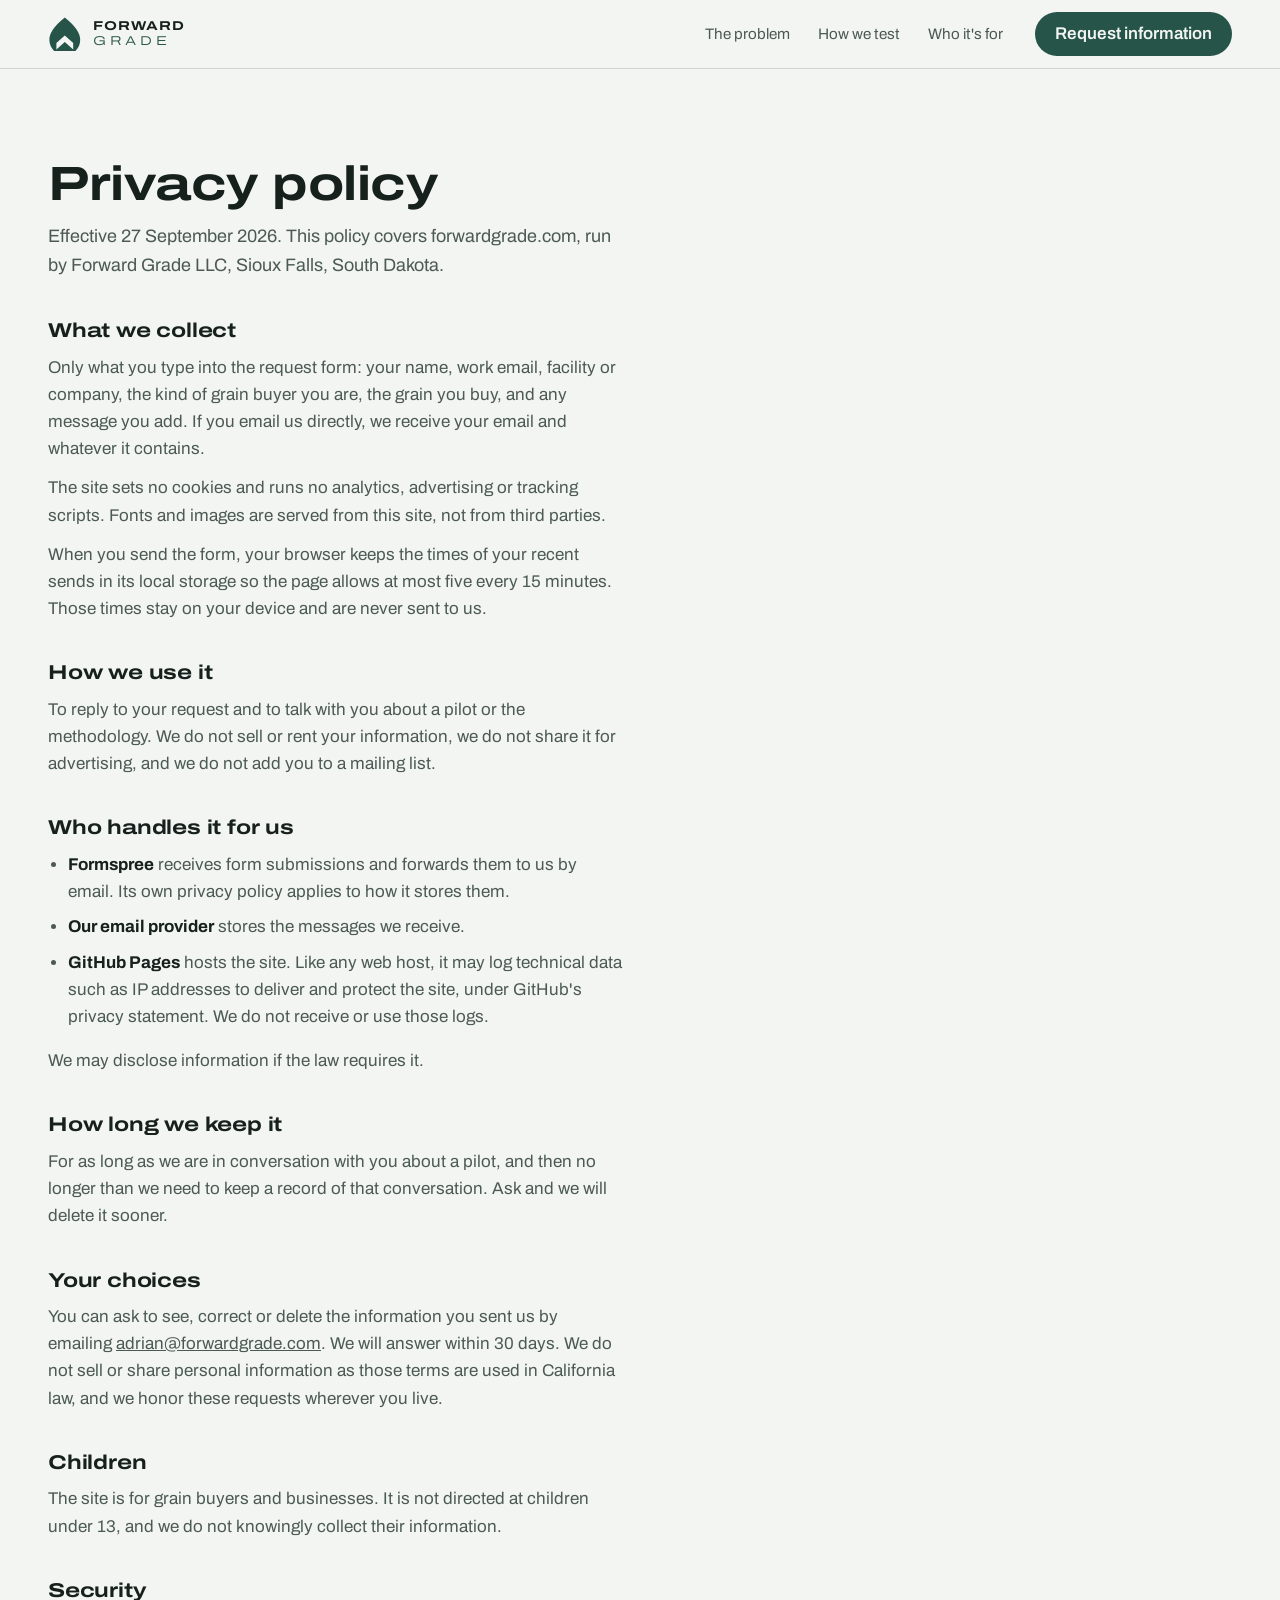
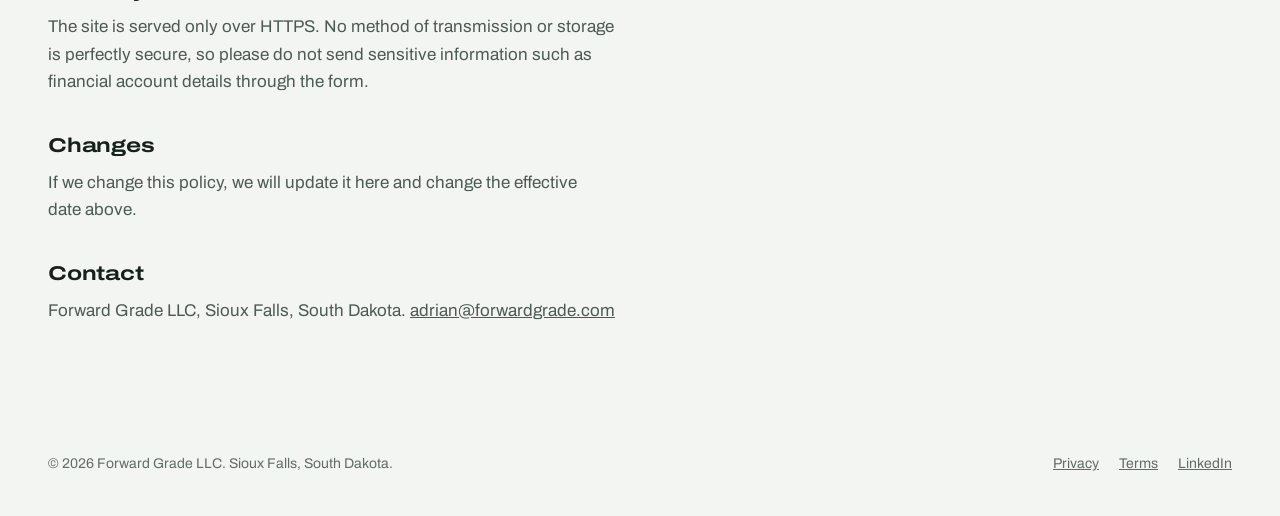
<file: privacy.html>
<!doctype html>
<html lang="en">
<head>
<meta charset="utf-8">
<meta name="viewport" content="width=device-width, initial-scale=1">
<title>Privacy policy | Forward Grade</title>
<meta name="description" content="How Forward Grade handles the information you send through forwardgrade.com.">
<meta property="og:title" content="Privacy policy | Forward Grade">
<meta name="theme-color" content="#265448">
<link rel="icon" href="img/favicon.svg" type="image/svg+xml">
<link rel="preload" href="fonts/archivo.woff2" as="font" type="font/woff2" crossorigin>
<link rel="stylesheet" href="styles.css">
</head>
<body>

<header class="top">
  <div class="wrap">
    <a class="lockup" href="index.html" aria-label="Forward Grade, home">
      <svg viewBox="96 70 320 336" aria-hidden="true"><path fill-rule="evenodd" d="M256 76 C 366 162 410 236 410 298 A 154 154 0 0 1 102 298 C 102 236 146 162 256 76 Z M172 330 L256 254 L340 330 L340 396 L256 320 L172 396 Z"/></svg>
      <span><b>FORWARD</b><i>GRADE</i></span>
    </a>
    <nav aria-label="Sections">
      <a href="index.html#gap">The problem</a>
      <a href="method.html">How we test</a>
      <a href="index.html#buyers">Who it's for</a>
    </nav>
    <a class="button" href="index.html#contact">Request information</a>
  </div>
</header>

<main id="top">

<section class="doc">
  <div class="wrap">
    <h1>Privacy policy</h1>
    <p class="lede">Effective 27 September 2026. This policy covers forwardgrade.com, run by Forward Grade LLC, Sioux Falls, South Dakota.</p>

    <h2>What we collect</h2>
    <p>Only what you type into the request form: your name, work email, facility or company, the kind of grain buyer you are, the grain you buy, and any message you add. If you email us directly, we receive your email and whatever it contains.</p>
    <p>The site sets no cookies and runs no analytics, advertising or tracking scripts. Fonts and images are served from this site, not from third parties.</p>
    <p>When you send the form, your browser keeps the times of your recent sends in its local storage so the page allows at most five every 15 minutes. Those times stay on your device and are never sent to us.</p>

    <h2>How we use it</h2>
    <p>To reply to your request and to talk with you about a pilot or the methodology. We do not sell or rent your information, we do not share it for advertising, and we do not add you to a mailing list.</p>

    <h2>Who handles it for us</h2>
    <ul>
      <li><b>Formspree</b> receives form submissions and forwards them to us by email. Its own privacy policy applies to how it stores them.</li>
      <li><b>Our email provider</b> stores the messages we receive.</li>
      <li><b>GitHub Pages</b> hosts the site. Like any web host, it may log technical data such as IP addresses to deliver and protect the site, under GitHub's privacy statement. We do not receive or use those logs.</li>
    </ul>
    <p>We may disclose information if the law requires it.</p>

    <h2>How long we keep it</h2>
    <p>For as long as we are in conversation with you about a pilot, and then no longer than we need to keep a record of that conversation. Ask and we will delete it sooner.</p>

    <h2>Your choices</h2>
    <p>You can ask to see, correct or delete the information you sent us by emailing <a href="mailto:adrian@forwardgrade.com">adrian@forwardgrade.com</a>. We will answer within 30 days. We do not sell or share personal information as those terms are used in California law, and we honor these requests wherever you live.</p>

    <h2>Children</h2>
    <p>The site is for grain buyers and businesses. It is not directed at children under 13, and we do not knowingly collect their information.</p>

    <h2>Security</h2>
    <p>The site is served only over HTTPS. No method of transmission or storage is perfectly secure, so please do not send sensitive information such as financial account details through the form.</p>

    <h2>Changes</h2>
    <p>If we change this policy, we will update it here and change the effective date above.</p>

    <h2>Contact</h2>
    <p>Forward Grade LLC, Sioux Falls, South Dakota. <a href="mailto:adrian@forwardgrade.com">adrian@forwardgrade.com</a></p>
  </div>
</section>

</main>

<footer>
  <div class="wrap">
    <span>&copy; 2026 Forward Grade LLC. Sioux Falls, South Dakota.</span>
    <nav aria-label="Legal"><a href="privacy.html">Privacy</a><a href="terms.html">Terms</a><a href="https://www.linkedin.com/company/forwardgrade">LinkedIn</a></nav>
  </div>
</footer>

</body>
</html>
</file>
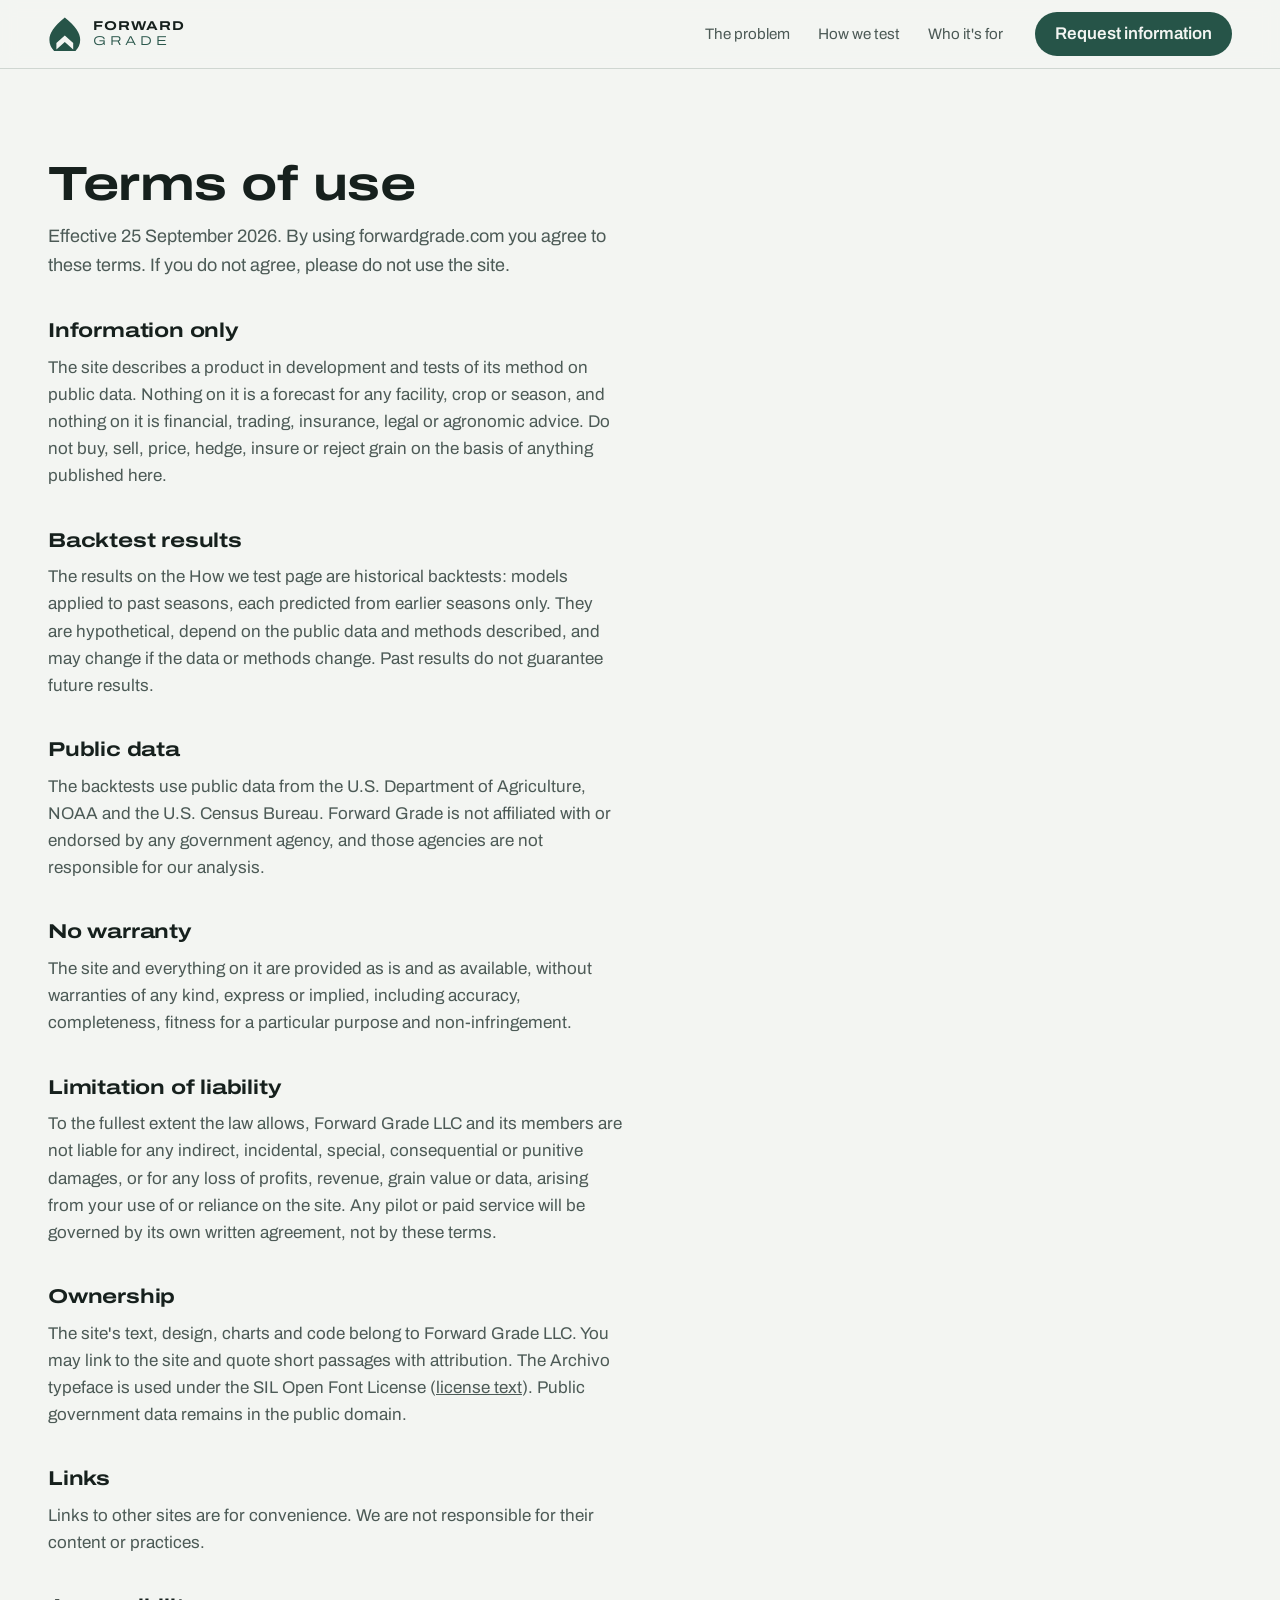
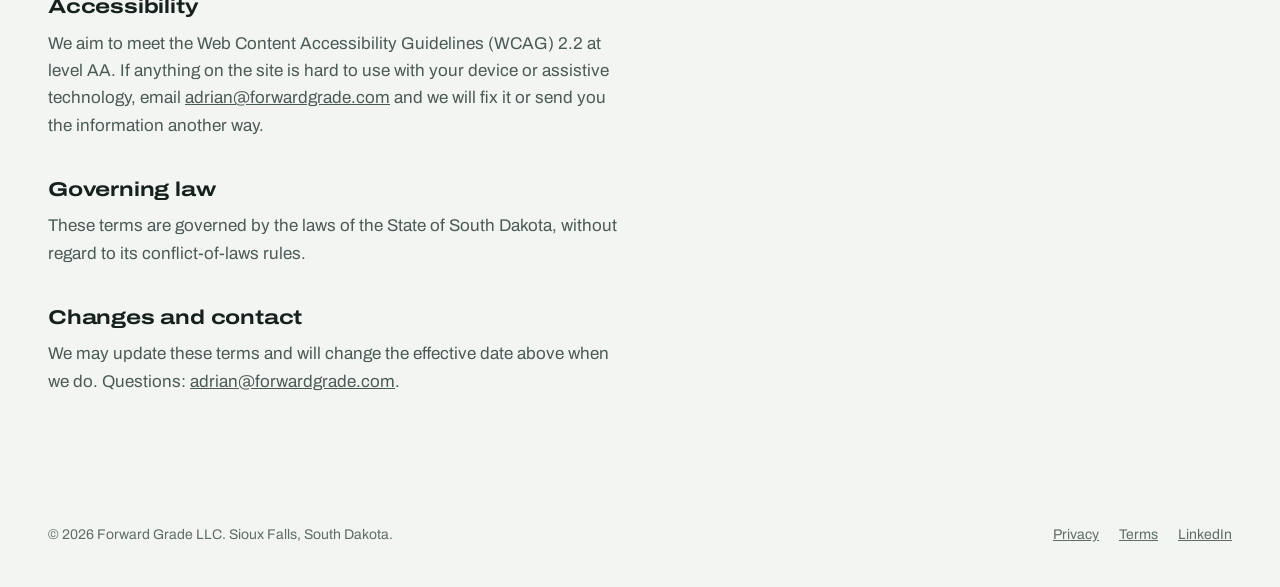
<file: terms.html>
<!doctype html>
<html lang="en">
<head>
<meta charset="utf-8">
<meta name="viewport" content="width=device-width, initial-scale=1">
<title>Terms of use | Forward Grade</title>
<meta name="description" content="Terms of use for forwardgrade.com, including disclaimers about backtest results.">
<meta property="og:title" content="Terms of use | Forward Grade">
<meta name="theme-color" content="#265448">
<link rel="icon" href="img/favicon.svg" type="image/svg+xml">
<link rel="preload" href="fonts/archivo.woff2" as="font" type="font/woff2" crossorigin>
<link rel="stylesheet" href="styles.css">
</head>
<body>

<header class="top">
  <div class="wrap">
    <a class="lockup" href="index.html" aria-label="Forward Grade, home">
      <svg viewBox="96 70 320 336" aria-hidden="true"><path fill-rule="evenodd" d="M256 76 C 366 162 410 236 410 298 A 154 154 0 0 1 102 298 C 102 236 146 162 256 76 Z M172 330 L256 254 L340 330 L340 396 L256 320 L172 396 Z"/></svg>
      <span><b>FORWARD</b><i>GRADE</i></span>
    </a>
    <nav aria-label="Sections">
      <a href="index.html#gap">The problem</a>
      <a href="method.html">How we test</a>
      <a href="index.html#buyers">Who it's for</a>
    </nav>
    <a class="button" href="index.html#contact">Request information</a>
  </div>
</header>

<main id="top">

<section class="doc">
  <div class="wrap">
    <h1>Terms of use</h1>
    <p class="lede">Effective 25 September 2026. By using forwardgrade.com you agree to these terms. If you do not agree, please do not use the site.</p>

    <h2>Information only</h2>
    <p>The site describes a product in development and tests of its method on public data. Nothing on it is a forecast for any facility, crop or season, and nothing on it is financial, trading, insurance, legal or agronomic advice. Do not buy, sell, price, hedge, insure or reject grain on the basis of anything published here.</p>

    <h2>Backtest results</h2>
    <p>The results on the How we test page are historical backtests: models applied to past seasons, each predicted from earlier seasons only. They are hypothetical, depend on the public data and methods described, and may change if the data or methods change. Past results do not guarantee future results.</p>

    <h2>Public data</h2>
    <p>The backtests use public data from the U.S. Department of Agriculture, NOAA and the U.S. Census Bureau. Forward Grade is not affiliated with or endorsed by any government agency, and those agencies are not responsible for our analysis.</p>

    <h2>No warranty</h2>
    <p>The site and everything on it are provided as is and as available, without warranties of any kind, express or implied, including accuracy, completeness, fitness for a particular purpose and non-infringement.</p>

    <h2>Limitation of liability</h2>
    <p>To the fullest extent the law allows, Forward Grade LLC and its members are not liable for any indirect, incidental, special, consequential or punitive damages, or for any loss of profits, revenue, grain value or data, arising from your use of or reliance on the site. Any pilot or paid service will be governed by its own written agreement, not by these terms.</p>

    <h2>Ownership</h2>
    <p>The site's text, design, charts and code belong to Forward Grade LLC. You may link to the site and quote short passages with attribution. The Archivo typeface is used under the SIL Open Font License (<a href="fonts/OFL.txt">license text</a>). Public government data remains in the public domain.</p>

    <h2>Links</h2>
    <p>Links to other sites are for convenience. We are not responsible for their content or practices.</p>

    <h2>Accessibility</h2>
    <p>We aim to meet the Web Content Accessibility Guidelines (WCAG) 2.2 at level AA. If anything on the site is hard to use with your device or assistive technology, email <a href="mailto:adrian@forwardgrade.com">adrian@forwardgrade.com</a> and we will fix it or send you the information another way.</p>

    <h2>Governing law</h2>
    <p>These terms are governed by the laws of the State of South Dakota, without regard to its conflict-of-laws rules.</p>

    <h2>Changes and contact</h2>
    <p>We may update these terms and will change the effective date above when we do. Questions: <a href="mailto:adrian@forwardgrade.com">adrian@forwardgrade.com</a>.</p>
  </div>
</section>

</main>

<footer>
  <div class="wrap">
    <span>&copy; 2026 Forward Grade LLC. Sioux Falls, South Dakota.</span>
    <nav aria-label="Legal"><a href="privacy.html">Privacy</a><a href="terms.html">Terms</a><a href="https://www.linkedin.com/company/forwardgrade">LinkedIn</a></nav>
  </div>
</footer>

</body>
</html>
</file>
<file: styles.css>
@font-face {
  font-family: "Archivo";
  src: url("fonts/archivo.woff2") format("woff2");
  font-weight: 100 900;
  font-stretch: 62% 125%;
  font-display: swap;
}

:root {
  --paper: #f3f5f2;
  --surface: #fbfcfa;
  --ink: #16201d;
  --ink-soft: #4c5a56;
  --ink-faint: #5f6c67;
  --rule: #cfd6d1;
  --brand: #265448;
  /* map ramp: keep in sync with us-tested.svg (backtest/make_web_charts.py) */
  --depth-1: #9ccbb3;
  --depth-2: #5fa585;
  --depth-3: #2f7a5d;
  --depth-4: #1c4f40;
  --depth-none: #e2e7e3;
  --win: #0a7f5b;
  --caveat: #a8651a;
  --caveat-text: #8a5212;
  --on-brand: #f3f5f2;
  --band: #265448;
  --on-band: #f3f5f2;
  --band-button: #f3f5f2;
  --band-button-text: #265448;
  --band-err: #f5d0a4;
  --measure-veil: 80%;    /* paper laid over the measures photos, so their text keeps 4.5:1 in both themes */
  --band-veil: 91%;       /* band colour laid over the pilot band's photo, enough for 4.5:1 under all its text */
  --measure: 36rem;
  --wide: 76rem;
  --gutter: clamp(1rem, 4vw, 3rem);
  /* Motion, shared by every animation and transition. Ease-out curves with no overshoot; the Motion kit's
     spring generator is a Motion+ tool, so no linear() springs. Exits run at about 65% of entries. */
  --ease-out: cubic-bezier(0.22, 1, 0.36, 1);
  --ease-in: cubic-bezier(0.64, 0, 0.78, 0);
  --dur-quick: 150ms;     /* hover, press, chart tooltips */
  --dur-enter: 280ms;     /* form feedback, page fade in */
  --dur-exit: 180ms;      /* page fade out */
  --dur-reveal: 800ms;    /* hero map */
  --stagger: 40ms;        /* between form errors */
  color-scheme: light dark;
}

@media (prefers-color-scheme: dark) {
  :root {
    --paper: #0f1412;
    --surface: #171d1a;
    --ink: #e3e9e5;
    --ink-soft: #a9b5af;
    --ink-faint: #8d9a94;
    --rule: #2b3430;
    --brand: #e8d3ae;
    --depth-1: #2c5a4a;
    --depth-2: #3f8a6c;
    --depth-3: #6cb898;
    --depth-4: #a9dcc6;
    --depth-none: #1f2724;
    --win: #3fa07f;
    --caveat: #bf8134;
    --caveat-text: #d89a4e;
    --on-brand: #0f1412;
    --band: #1b332c;
    --on-band: #e3e9e5;
    --band-button: #e8d3ae;
    --band-button-text: #0f1412;
    --band-veil: 82%;
  }
}

*, *::before, *::after { box-sizing: border-box; }
html { scroll-behavior: smooth; scroll-padding-top: 5rem; }
body {
  margin: 0;
  background: var(--paper);
  color: var(--ink);
  font: 400 1.0625rem/1.6 "Archivo", system-ui, sans-serif;
  font-stretch: 100%;
  -webkit-font-smoothing: antialiased;
}
h1, h2, h3 { margin: 0; font-weight: 700; font-stretch: 125%; line-height: 1.08; letter-spacing: -0.01em; text-wrap: balance; }
h2 { font-size: clamp(1.75rem, 3.6vw, 2.75rem); max-width: 22ch; }
h3 { font-size: 1.25rem; }
p { margin: 0; max-width: var(--measure); text-wrap: pretty; }
a { color: inherit; }
:focus-visible { outline: 2px solid var(--win); outline-offset: 3px; border-radius: 2px; }

.wrap { width: min(100% - 2 * var(--gutter), var(--wide)); margin-inline: auto; }
section { padding-block: clamp(3.5rem, 7vw, 6rem); }
section + section { border-top: 1px solid var(--rule); }
.lede { color: var(--ink-soft); font-size: 1.125rem; margin-top: 1.25rem; }

/* Header */
.top { position: sticky; top: 0; z-index: 10; background: color-mix(in srgb, var(--paper) 92%, transparent); backdrop-filter: blur(8px); border-bottom: 1px solid var(--rule); view-transition-name: top; }
.top .wrap { display: flex; align-items: center; gap: 2rem; height: 4.25rem; }
.lockup { display: flex; align-items: center; gap: 0.7rem; text-decoration: none; margin-right: auto; }
.lockup svg { width: 2.1rem; height: 2.1rem; fill: var(--brand); }
.lockup span { display: grid; line-height: 1; font-stretch: 125%; font-size: 0.8rem; }
.lockup b { letter-spacing: 0.08em; }
.lockup i { font-style: normal; font-weight: 300; letter-spacing: 0.32em; color: var(--brand); margin-top: 0.2em; }
.top nav { display: flex; gap: 1.75rem; font-size: 0.95rem; }
.top nav a { text-decoration: none; color: var(--ink-soft); }
.top nav a:hover, .top nav [aria-current] { color: var(--ink); }
.top nav [aria-current] { text-decoration: underline; text-decoration-thickness: 2px; text-underline-offset: 0.45em; }

.button {
  display: inline-flex; align-items: center; min-height: 2.75rem; padding: 0 1.25rem;
  background: var(--brand); color: var(--on-brand); border-radius: 999px;
  font-weight: 600; text-decoration: none; white-space: nowrap;
  transition: transform var(--dur-quick) var(--ease-out), background-color var(--dur-quick) var(--ease-out);
}
.button:hover { background: color-mix(in srgb, var(--brand) 86%, var(--ink)); }
.button:active { transform: translateY(1px); }
.quiet { font-weight: 600; text-underline-offset: 0.3em; }

/* Hero */
.hero { padding-block: clamp(2.5rem, 6vw, 5rem); }
.hero .wrap { display: grid; grid-template-columns: 1.25fr 1fr; gap: clamp(2rem, 5vw, 5rem); align-items: center; min-height: calc(100dvh - 4.25rem - 10rem); }
.hero h1 { font-size: clamp(2.25rem, 3.6vw, 3.4rem); font-stretch: 110%; line-height: 1.04; max-width: none; }
.hero .lede { max-width: 30rem; }
.actions { display: flex; flex-wrap: wrap; align-items: center; gap: 1.5rem; margin-top: 2.25rem; }
.hero-map img { display: block; width: 100%; height: auto; }
.legend { list-style: none; display: flex; flex-wrap: wrap; gap: 0.35rem 1.25rem; margin: 0 0 0.6rem; padding: 0; color: var(--ink-soft); }
.legend li::before { content: ""; display: inline-block; width: 0.8rem; height: 0.8rem; border-radius: 2px; margin-right: 0.45rem; vertical-align: -0.1em; box-shadow: inset 0 0 0 1px var(--ink-faint); }
.k-ramp::before { width: 3.2rem; background: linear-gradient(90deg, var(--depth-1) 0 25%, var(--depth-2) 0 50%, var(--depth-3) 0 75%, var(--depth-4) 0); }
.k-none::before { background: var(--depth-none); }
figure { margin: 0; }
figcaption { margin-top: 0.9rem; font-size: 0.875rem; color: var(--ink-faint); max-width: 34rem; }

/* The gap: a real timeline, standing under a photo of one field through the same seasons */
.strip { display: block; margin-top: 3rem; }
.strip img { display: block; width: 100%; height: auto; aspect-ratio: 5 / 1; object-fit: cover; }   /* 5:1 even before its deferred files load */
.season { list-style: none; padding: 2px 0 0; margin: 3.5rem 0 0; display: grid; grid-template-columns: repeat(8, 1fr); position: relative; }
.strip + .season { margin-top: 1rem; }   /* paper under the photo, so the ink rule never lands on dark soil */
.season::before { content: ""; position: absolute; inset: 0 0 auto; border-top: 2px solid var(--ink); transform-origin: left; }
.season li { padding-top: 1rem; font-size: 0.95rem; color: var(--ink-soft); }
.season li b { display: block; color: var(--ink); font-stretch: 112%; margin-bottom: 0.35rem; }
.season .spring { grid-column: 1 / 3; }
.season .summer { grid-column: 4 / 7; padding-inline: 0.75rem; position: relative; isolation: isolate; }
.season .summer::before { content: ""; position: absolute; inset: 0; z-index: -1; background: color-mix(in srgb, var(--win) 10%, transparent); }
.season .fall { grid-column: 8 / 9; }

/* Four measures */
.measures { display: grid; grid-template-columns: repeat(2, 1fr); gap: 3rem clamp(2rem, 6vw, 6rem); margin-top: 3.5rem; }
.measures div { border-top: 1px solid var(--rule); padding: 1.25rem 1.5rem 1.5rem; position: relative; isolation: isolate; }
.measures div::after { content: ""; position: absolute; inset: 0; z-index: -1; background: color-mix(in srgb, var(--paper) var(--measure-veil), transparent); }
.measures .bg img { object-position: right center; }
.measures dt { font-size: clamp(1.6rem, 3vw, 2.25rem); font-weight: 600; font-stretch: 125%; line-height: 1.1; }
.measures dt small { font-size: 0.5em; font-weight: 400; font-stretch: 100%; color: var(--ink-faint); margin-left: 0.4em; }
.measures dd { margin: 0.75rem 0 0; color: var(--ink-soft); max-width: 30rem; }
.measures dd + dd { color: var(--ink); margin-top: 0.4rem; }

/* Built / not built */
.status { display: grid; grid-template-columns: 1fr 1fr; gap: clamp(2rem, 6vw, 6rem); margin-top: 3rem; }
.status article { border-top: 3px solid var(--win); padding-top: 1.25rem; }
.status article + article { border-top-color: var(--caveat); }
.status h3 { margin: 0.9rem 0 0.75rem; }
.status p { color: var(--ink-soft); }
.tag { display: inline-block; font-size: 0.8rem; font-weight: 600; padding: 0.2rem 0.65rem; border-radius: 999px; border: 1px solid currentColor; color: var(--win); white-space: nowrap; }
.tag.caveat { color: var(--caveat-text); }

/* The record */
.method .lede + .lede { margin-top: 1rem; color: var(--ink); }
.not-quality { margin-top: 3.5rem; font-weight: 600; color: var(--caveat-text); }
.charts { display: grid; grid-template-columns: 1fr 1fr; gap: clamp(2rem, 5vw, 4rem); margin-top: 1.25rem; }
.withdrawn { border-left: 3px solid var(--caveat); padding-left: clamp(1rem, 2vw, 1.75rem); }
.crop h3 { display: flex; flex-wrap: wrap; align-items: center; gap: 0.4rem 0.75rem; font-size: 1.125rem; margin-bottom: 1.75rem; }   /* room for the value readout */

.bars { list-style: none; margin: 0; padding: 0; height: 10rem; background: linear-gradient(var(--rule), var(--rule)) 0 30.5% / 100% 1px no-repeat, linear-gradient(var(--rule), var(--rule)) 0 69.5% / 100% 1px no-repeat; display: grid; grid-template-columns: repeat(13, 1fr); gap: 2px; position: relative; }
.bars::before { content: ""; position: absolute; inset: 50% 0 auto; border-top: 1px solid var(--ink-faint); }
.bars li { position: relative; outline-offset: 0; }
.bars li::before { content: ""; position: absolute; left: 18%; right: 18%; height: max(2px, calc(var(--h) * 0.78%)); }
.bars .up::before { bottom: 50%; background: var(--win); border-radius: 4px 4px 0 0; }
.bars .down::before { top: 50%; background: var(--caveat); border-radius: 0 0 4px 4px; }
.bars li span { position: absolute; bottom: -1.4rem; left: 0; right: 0; text-align: center; font-size: 0.75rem; color: var(--ink-faint); font-variant-numeric: tabular-nums; }
/* Value readout: sits on the plot's top edge, above its bar, so it covers no bar and the pointer can rest on it
   (WCAG 1.4.13). The first and last two align to the plot's edges. */
.bars li::after {
  content: attr(data-v); position: absolute; left: 50%; bottom: 100%; translate: -50% 0;
  background: var(--ink); color: var(--paper); font-size: 0.75rem; font-weight: 600; line-height: 1.4; padding: 0.15rem 0.45rem; border-radius: 4px;
  white-space: nowrap; opacity: 0; pointer-events: none; transition: opacity var(--dur-quick) var(--ease-out); z-index: 1;
}
.bars li:nth-child(-n+2 of [data-v])::after { left: 0; translate: none; }
.bars li:nth-last-child(-n+2)::after { left: auto; right: 0; translate: none; }
.bars li[data-v]:hover { background: color-mix(in srgb, var(--ink) 6%, transparent); border-radius: 4px; }   /* ties the readout to its column */
.bars li:hover::after { opacity: 1; pointer-events: auto; }
/* Forced colors: bars in CanvasText; the withdrawn chart keeps its carried bars solid and outlines the rest.
   !important beats the withdrawn fills' higher specificity. */
@media (forced-colors: active) {
  .bars li::before { forced-color-adjust: none; background: CanvasText !important; box-shadow: none !important; }
  .withdrawn .bars li:not(.carried)::before { background: Canvas !important; box-shadow: inset 0 0 0 1.5px CanvasText !important; }
}
.crop figcaption { margin-top: 2.25rem; }
.withdrawn .bars .up::before { background: color-mix(in srgb, var(--win) 45%, var(--paper)); box-shadow: inset 0 0 0 1.5px var(--win); }
.withdrawn .bars .down::before { background: color-mix(in srgb, var(--caveat) 45%, var(--paper)); box-shadow: inset 0 0 0 1.5px var(--caveat); }
.withdrawn .bars .carried::before { background: var(--win); }
.bars .carried-note { position: absolute; left: 0; width: calc(200% / 13); top: calc(50% + 0.75rem); border-top: 2px solid var(--caveat); padding-top: 0.35rem; font-size: 0.75rem; line-height: 1.3; color: var(--caveat-text); font-weight: 600; }
.bars .carried-note::before, .bars .carried-note::after { content: none; }

details { margin-top: 4rem; }
summary { cursor: pointer; font-weight: 600; color: var(--ink-soft); }
table { margin-top: 1.25rem; border-collapse: collapse; font-variant-numeric: tabular-nums; font-size: 0.9rem; min-width: 22rem; }
th, td { padding: 0.4rem 1.5rem 0.4rem 0; text-align: right; }
th:first-child, td:first-child { text-align: left; }
thead th { border-bottom: 1px solid var(--rule); color: var(--ink-soft); font-weight: 600; }

/* Who it is for */
.buyers { display: grid; grid-template-columns: 1.1fr 1fr; gap: clamp(2rem, 6vw, 6rem); margin-top: 3.5rem; }
.buyers img { display: block; width: 100%; height: min(24vw, 22rem); object-fit: cover; margin-bottom: 1.5rem; }   /* one height for both columns, so the headings line up */
.buyers h3 { font-size: clamp(1.5rem, 2.6vw, 2rem); }
.buyers p { margin-top: 0.9rem; color: var(--ink-soft); }
.buyers article:first-child { padding-right: clamp(0rem, 3vw, 3rem); border-right: 1px solid var(--rule); }

/* Photos behind a section's content (Website/HANDOFF.md 6): decorative, never animated */
.bg { display: block; position: absolute; inset: 0; z-index: -1; }   /* block, so a narrow screen's in-flow photo keeps its aspect-ratio box */
.bg img { display: block; width: 100%; height: 100%; object-fit: cover; }

/* Contact: the band colour shows until the photo arrives, then veils it */
.contact { background: var(--band); color: var(--on-band); border: 0; position: relative; isolation: isolate; }
.contact::after { content: ""; position: absolute; inset: 0; z-index: -1; background: color-mix(in srgb, var(--band) var(--band-veil), transparent); }
.contact .wrap { display: grid; grid-template-columns: 1fr 1.15fr; align-items: start; gap: 2.5rem clamp(2rem, 6vw, 6rem); }
.contact h2 { max-width: 18ch; }
.contact .wrap > div > p { margin-top: 1.25rem; opacity: 0.85; }
.contact .button { background: var(--band-button); color: var(--band-button-text); }
.contact .button:hover { background: color-mix(in srgb, var(--band-button) 88%, var(--band)); }
.contact a:not(.button) { color: var(--on-band); text-underline-offset: 0.2em; }
.contact :focus-visible { outline-color: var(--on-band); }
.cta .wrap { grid-template-columns: 1fr; }
.contact .wrap .sign { font-size: 0.95rem; margin-top: 2.5rem; }

.pilot { display: grid; grid-template-columns: 1fr 1fr; gap: 1.25rem 1.5rem; }
.pilot .wide { grid-column: 1 / -1; }
.field { display: grid; gap: 0.4rem; align-content: start; }
.field label { font-size: 0.9rem; font-weight: 600; }
.field label span { font-weight: 400; opacity: 0.8; }
.pilot input, .pilot select, .pilot textarea {
  font: inherit; color: var(--on-band); background: color-mix(in srgb, var(--on-band) 8%, var(--band));
  border: 1px solid color-mix(in srgb, var(--on-band) 45%, var(--band)); border-radius: 0.5rem; padding: 0.6rem 0.75rem; width: 100%; min-height: 3rem;
}
.pilot select option { color: initial; }
.pilot textarea { resize: vertical; }
.pilot [aria-invalid] { border-color: var(--band-err); border-width: 2px; }
.pilot .err { color: var(--band-err); font-size: 0.85rem; min-height: 0; }
.pilot .err:empty { display: none; }
.pilot .submit { display: flex; flex-wrap: wrap; align-items: center; gap: 1rem 1.5rem; }
.pilot button { border: 0; cursor: pointer; font: inherit; font-weight: 600; }
.pilot button:disabled { opacity: 0.6; cursor: progress; }
.pilot .status { font-weight: 600; }
.pilot .privacy { font-size: 0.85rem; opacity: 0.8; }
.pilot .privacy a { color: var(--on-band); }
.hp { position: absolute; left: -9999px; }

.page-intro { position: relative; isolation: isolate; overflow: hidden; }
.page-intro h1 { font-size: clamp(2.25rem, 4.4vw, 3.6rem); max-width: 18ch; }
.page-intro .lede { max-width: 40rem; }
/* Method intro photo: its hazy left 36% must sit under the text, so on wide screens it is drawn wider than
   the page, anchored left; narrower screens show it as a strip under the text instead. */
.page-intro .bg img { object-position: left center; }
@media (min-width: 1200px) { .page-intro .bg { right: auto; width: max(100%, calc((50vw + 2rem) / 0.36), calc(43rem / 0.36)); } }
@media (max-width: 1199px) {
  .page-intro { padding-bottom: 0; }
  .page-intro .bg { position: static; aspect-ratio: 3 / 1; margin-top: 2.5rem; }
  .page-intro .bg img { object-position: 80% center; }
}
.limits { display: grid; gap: 0; margin: 2.5rem 0 0; max-width: 56rem; }
.limits div { display: grid; grid-template-columns: 16rem 1fr; gap: 0.5rem 2.5rem; padding: 1.25rem 0; border-top: 1px solid var(--rule); }
.limits dt { font-weight: 700; font-stretch: 112%; }
.limits dd { margin: 0; color: var(--ink-soft); }

.doc h1 { font-size: clamp(2rem, 4vw, 3rem); }
.doc h2 { font-size: 1.25rem; margin-top: 2.5rem; max-width: none; }
.doc p, .doc ul { margin-top: 0.75rem; max-width: var(--measure); color: var(--ink-soft); }
.doc ul { padding-left: 1.25rem; }
.doc li + li { margin-top: 0.5rem; }
.doc b { color: var(--ink); }
footer nav { display: flex; flex-wrap: wrap; gap: 0.5rem 1.25rem; }
.sources { margin: 2rem 0 0; max-width: 56rem; }
.sources div { display: grid; grid-template-columns: 16rem 1fr; gap: 0.25rem 2.5rem; padding: 0.9rem 0; border-top: 1px solid var(--rule); }
.sources dt { font-weight: 600; }
.sources dd { margin: 0; color: var(--ink-soft); }
.fine { margin-top: 2rem; font-size: 0.9rem; color: var(--ink-soft); }
.fineprint { padding-block: clamp(2.5rem, 5vw, 3.5rem) 0.5rem; border-top: 0; }
.fineprint h2 { font-size: 1.25rem; max-width: none; }   /* landing page: small print under the form, not a headline */
.fineprint .sources { margin-top: 1.25rem; }

footer { padding-block: 2.5rem; font-size: 0.875rem; color: var(--ink-faint); }
footer .wrap { display: flex; flex-wrap: wrap; justify-content: space-between; gap: 1rem; }

/* Motion (Website/HANDOFF.md section 3), only for visitors who have not asked for reduced motion. The rules
   above are the final states, so reduced motion and browsers without scroll timelines get the finished page.
   Nothing moves layout: transform and opacity, plus two clip reveals (the map, the chart lines) that draw
   in place. */
@media (prefers-reduced-motion: no-preference) {
  /* Page to page, index and method only (each opts in with @view-transition in its head); the header holds still. */
  ::view-transition-old(root) { animation-duration: var(--dur-exit); animation-timing-function: var(--ease-in); }
  ::view-transition-new(root) { animation-duration: var(--dur-enter); animation-timing-function: var(--ease-out); }

  /* Hero: the map opens from its most-tested counties outward (52% 40% is the area-weighted centre of the
     darkest band in img/us-tested.svg). */
  .hero-map img { animation: core-out var(--dur-reveal) var(--ease-out) backwards; }

  @supports (animation-timeline: view()) {
    /* The record: bars grow as each chart scrolls into view. */
    .bars li::before { animation: grow linear both; animation-timeline: view(); animation-range: entry 10% cover 40%; }
    .bars .up::before { transform-origin: bottom; }
    .bars .down::before { transform-origin: top; }

    /* The gap: the season rule draws from contracts to grading; the weather window lights as the rule crosses it. */
    .season { view-timeline-name: --season; }
    .season::before { animation: draw-x linear both; animation-timeline: --season; animation-range: entry 30% cover 42%; }
    .season .summer::before { animation: fade-in linear both; animation-timeline: --season; animation-range: cover 20% cover 32%; }
    @media (max-width: 900px) { .season::before { animation-name: draw-y; } }

    /* Bad-year charts: county history draws first, then the weather model, left to right like the years. */
    .lc-plot { view-timeline-name: --plot; }
    .lc-hist, .lc-model { animation: wipe linear backwards; animation-timeline: --plot; }
    .lc-hist { animation-range: entry 80% cover 28%; }
    .lc-model { animation-range: cover 28% cover 40%; }
  }
}
@keyframes grow { from { transform: scaleY(0); } }
@keyframes draw-x { from { transform: scaleX(0); } }
@keyframes draw-y { from { transform: scaleY(0); } }
@keyframes fade-in { from { opacity: 0; } }
@keyframes wipe { from { clip-path: inset(0 100% 0 0); } to { clip-path: inset(0); } }
@keyframes core-out { from { clip-path: circle(0% at 52% 40%); } to { clip-path: circle(80% at 52% 40%); } }
@media (prefers-reduced-motion: reduce) { html { scroll-behavior: auto; } }

@media (max-width: 900px) {
  .top nav { display: none; }
  .hero .wrap, .charts, .buyers, .status, .measures { grid-template-columns: 1fr; }
  .hero .wrap { min-height: 0; }
  .buyers article:first-child { border-right: 0; padding-right: 0; }
  .buyers img { height: auto; }
  .measures div { padding: 1.25rem 0 0; }
  .measures div::after { content: none; }
  .measures .bg { position: static; aspect-ratio: 3 / 1; margin-bottom: 1.25rem; }
  .strip { display: none; }
  .strip + .season { margin-top: 3.5rem; }
  .season { grid-template-columns: 1fr; padding: 0 0 0 calc(1.25rem + 2px); gap: 1.5rem; }
  .season::before { inset: 0 auto 0 0; border-top: 0; border-left: 2px solid var(--ink); transform-origin: top; }
  .season li, .season .spring, .season .summer, .season .fall { grid-column: 1; padding: 0; }
  .season .summer::before { content: none; }
  .contact .wrap, .pilot, .limits div, .sources div { grid-template-columns: 1fr; }
  .bars { height: 9rem; }
  .bars li span { font-size: 0.75rem; }
}
@media (max-width: 560px) { .bars .carried-note { display: none; } }
@media (max-width: 480px) { .top .wrap { gap: 1rem; } .top .button { padding: 0 0.9rem; font-size: 0.875rem; white-space: normal; line-height: 1.15; text-align: center; } }   /* wraps to two lines only where one does not fit */

/* Quality backtest section (backtest/web/quality.css). Site tokens only. */
.bars.y21 { grid-template-columns: repeat(21, 1fr); gap: 1px; }
.bars.y21 li::before { left: 12%; right: 12%; }
.q-stats { display: grid; grid-template-columns: repeat(4, 1fr); gap: 1px; margin: 2.5rem 0 0; background: var(--rule); border: 1px solid var(--rule); }
.q-stats div { background: var(--surface); padding: 1rem 1.1rem 1.2rem; display: flex; flex-direction: column; justify-content: space-between; }
.q-stats dt { font-size: 0.8125rem; line-height: 1.35; color: var(--ink-soft); }
.q-stats dd { margin: 0.5rem 0 0; font-size: clamp(1.6rem, 3vw, 2.1rem); font-weight: 650; font-stretch: 88%; color: var(--ink); font-variant-numeric: tabular-nums; }
.q-map { margin-top: 2.5rem; }
.q-map img { display: block; width: 100%; height: auto; }
.q-map figcaption, .q-note { margin-top: 0.75rem; font-size: 0.875rem; color: var(--ink-soft); max-width: var(--measure); }
.q-note { margin-top: 2.5rem; }
/* Edge shadows mark columns scrolled out of view: sticky overlays that a scroll-state query shows only toward hidden
   columns, so scrolling repaints nothing; browsers without scroll-state queries show the table without them. */
.q-table { overflow-x: auto; display: grid; grid-template-columns: minmax(min-content, 1fr); container-type: scroll-state; }   /* the track grows with the table, so the sticky edge shadows track the scrollport */
.q-table > table, .q-table::before, .q-table::after { grid-area: 1 / 1; }
.q-table > table { justify-self: start; min-width: 0; }   /* the global 22rem floor would overflow the yield table at 375 px */
.q-table::before, .q-table::after { content: ""; position: sticky; width: 0.75rem; opacity: 0; pointer-events: none; }
.q-table::before { left: 0; justify-self: start; background: radial-gradient(farthest-side at 0 50%, color-mix(in srgb, var(--ink) 40%, transparent), transparent); }
.q-table::after { right: 0; justify-self: end; background: radial-gradient(farthest-side at 100% 50%, color-mix(in srgb, var(--ink) 40%, transparent), transparent); }
@container scroll-state(scrollable: left) { .q-table::before { opacity: 1; } }
@container scroll-state(scrollable: right) { .q-table::after { opacity: 1; } }
.q-table tbody { white-space: nowrap; }   /* one line per year, "All years" included */
.q-table :is(th, td):last-child { padding-right: 0; }   /* no scrollable padding past the last column */
@media (max-width: 400px) { .q-table :is(th, td) { padding-right: 1rem; } }   /* the yield table then fits a 320 px screen (296 px in 288) */
.lc h3 { margin-bottom: 0.5rem; }
.lc-legend { list-style: none; display: flex; flex-wrap: wrap; gap: 0.35rem 1.1rem; margin: 0 0 0.9rem; padding: 0; font-size: 0.8125rem; color: var(--ink-soft); }
.lc-legend li::before { content: ""; display: inline-block; width: 0.9rem; margin-right: 0.4rem; vertical-align: middle; }
.lc-legend .k-actual::before { height: 0.7rem; background: var(--ink-faint); opacity: 0.8; border-radius: 2px 2px 0 0; }
@media (forced-colors: active) { .lc-legend .k-actual::before, .lc-bar { forced-color-adjust: none; } .lc-legend .k-actual::before { background: CanvasText; } .lc-bar { fill: CanvasText; } }   /* bars and swatch keep matching system colours */
.lc-legend .k-model::before { border-top: 2px solid var(--win); }
.lc-legend .k-hist::before { border-top: 2px dashed var(--ink); }
.lc-plot { position: relative; height: 10rem; margin: 0 0.75rem 2.6rem 2.2rem; }   /* right margin: room for the last year label */
.lc-plot svg { position: absolute; inset: 0; width: 100%; height: 100%; overflow: visible; }
.lc-y { position: absolute; left: -2.2rem; right: 0; bottom: calc(var(--v) * 1%); font-size: 0.75rem; line-height: 0; color: var(--ink-faint); font-variant-numeric: tabular-nums; border-bottom: 1px solid var(--rule); }
.lc-bar { fill: var(--ink-faint); opacity: 0.8; }   /* 3:1 against the paper in light (WCAG 1.4.11) */
.lc-model, .lc-hist { fill: none; stroke-width: 2; vector-effect: non-scaling-stroke; stroke-linejoin: round; }
.lc-model { stroke: var(--win); }
.lc-hist { stroke: var(--ink); stroke-dasharray: 5 4; }
.lc-hit { fill: transparent; }
.lc-hit:hover { fill: var(--ink); fill-opacity: 0.06; }
.lc-x { list-style: none; margin: 0; padding: 0; position: absolute; left: 0; right: 0; bottom: -1.4rem; }
.lc-x li { position: absolute; left: calc((var(--i) + 0.5) / var(--n) * 100%); transform: translateX(-50%); font-size: 0.75rem; color: var(--ink-faint); font-variant-numeric: tabular-nums; }
@media (max-width: 860px) { .q-stats { grid-template-columns: 1fr 1fr; } }
@media (max-width: 480px) { .q-stats { grid-template-columns: 1fr; } .q-stats dd { white-space: nowrap; } }
@media (max-width: 560px) { .bars.y21 li:nth-child(even) span { visibility: hidden; } }
.q-map { max-width: 48rem; }
</file>
